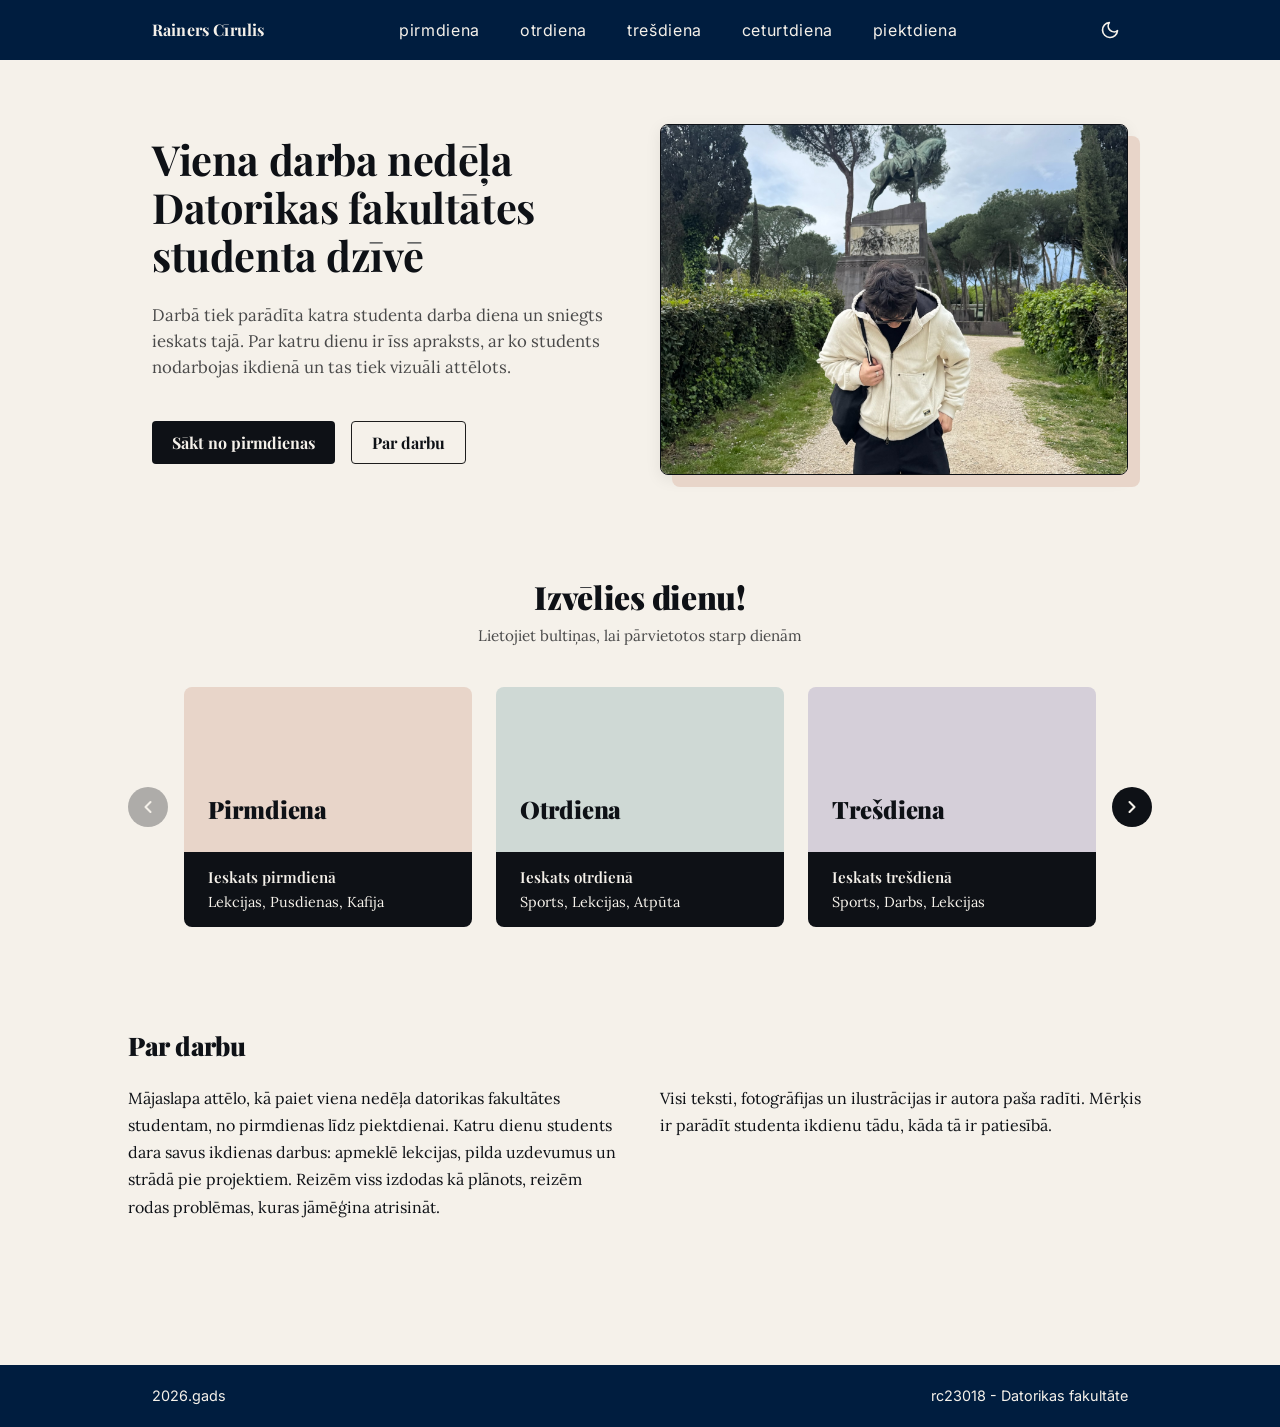
<file: index.html>
<!DOCTYPE html>
<html lang="lv" data-theme="light">
<head>
  <meta charset="UTF-8" />
  <meta name="viewport" content="width=device-width, initial-scale=1.0" />
  <meta name="description" content="Viena darba nedēļa Datorikas fakultātes studenta dzīvē — personīgs ieskats." />
  <title>Viena darba nedēļa | Datorikas studenta dzīve</title>

  <link rel="preconnect" href="https://fonts.googleapis.com" />
  <link rel="preconnect" href="https://fonts.gstatic.com" crossorigin />
  <link
  href="https://fonts.googleapis.com/css2?family=Playfair+Display:ital,wght@0,400;0,600;0,700;0,900;1,400&family=Lora:ital,wght@0,300;0,400;0,700;1,300;1,400&family=Inter:wght@400;500;600&subset=latin-ext&display=swap"
  rel="stylesheet"
  />

  <link rel="stylesheet" href="css/styles.css" />
</head>
<body>
  <a class="skip-link" href="#main-content">Pāriet uz saturu</a>

  <!-- Header-->
  <header class="site-header">
    <div class="container site-header__inner">
      <div class="site-header__brand">
        <a href="index.html">Rainers Cīrulis</a>
      </div>

      <nav id="site-nav" class="site-nav" aria-label="Dienu navigācija">
        <a href="pirmdiena.html">Pirmdiena</a>
        <a href="otrdiena.html">Otrdiena</a>
        <a href="tresdiena.html">Trešdiena</a>
        <a href="ceturtdiena.html">Ceturtdiena</a>
        <a href="piektdiena.html">Piektdiena</a>
      </nav>

      <div style="display:flex; gap:.25rem; align-items:center;">
        <button id="theme-toggle" class="theme-toggle" type="button"
                aria-label="Pārslēgt tumšo/gaišo režīmu" aria-pressed="false">
          <!-- Sun ikona -->
          <svg class="icon-sun" width="20" height="20" viewBox="0 0 24 24" fill="none"
               stroke="currentColor" stroke-width="2" stroke-linecap="round" stroke-linejoin="round">
            <circle cx="12" cy="12" r="4"/>
            <path d="M12 2v2M12 20v2M4.93 4.93l1.41 1.41M17.66 17.66l1.41 1.41M2 12h2M20 12h2M4.93 19.07l1.41-1.41M17.66 6.34l1.41-1.41"/>
          </svg>
          <!-- Moon ikona -->
          <svg class="icon-moon" width="20" height="20" viewBox="0 0 24 24" fill="none"
               stroke="currentColor" stroke-width="2" stroke-linecap="round" stroke-linejoin="round">
            <path d="M21 12.79A9 9 0 1 1 11.21 3 7 7 0 0 0 21 12.79z"/>
          </svg>
        </button>

        <button id="menu-toggle" class="menu-toggle" type="button"
                aria-label="Atvērt izvēlni" aria-controls="site-nav" aria-expanded="false">
          <svg width="22" height="22" viewBox="0 0 24 24" fill="none"
               stroke="currentColor" stroke-width="2" stroke-linecap="round">
            <line x1="4" y1="7" x2="20" y2="7"/>
            <line x1="4" y1="12" x2="20" y2="12"/>
            <line x1="4" y1="17" x2="20" y2="17"/>
          </svg>
        </button>
      </div>
    </div>
  </header>

  <main id="main-content">

    <!-- HERO - Attēls + apraksts -->
    <section class="hero container" aria-labelledby="hero-title">
      <div class="hero__grid">
        <div>
          <h1 id="hero-title" class="hero__title">
            Viena darba nedēļa Datorikas fakultātes studenta dzīvē
          </h1>
          <p class="hero__desc">
            Darbā tiek parādīta katra studenta darba diena un sniegts ieskats tajā.
            Par katru dienu ir īss apraksts, ar ko students nodarbojas ikdienā un tas tiek vizuāli attēlots.
          </p>
          <div class="hero__actions">
            <a class="btn btn--primary" href="pirmdiena.html">Sākt no pirmdienas</a>
            <a class="btn btn--secondary" href="#day-picker">Par darbu</a>
          </div>
        </div>
        <!-- Hero image:  -->
        <img
          class="hero__image"
          src="assets/images/IMG_0346.JPG"
          sizes="(max-width: 767px) 100vw, 50vw"
          alt="Es Romā pie viena no apskates objektiem."
          width="1200" height="900"
          loading="eager"
          decoding="async" />
      </div>
    </section>

    <!-- DAY PICKER  — "Izvēlies dienu!" -->
    <section id="day-picker" class="day-picker container" aria-labelledby="picker-title">
      <h2 id="picker-title" class="day-picker__title">Izvēlies dienu!</h2>
      <p class="day-picker__hint">
        Lietojiet bultiņas, lai pārvietotos starp dienām
      </p>

      <div class="day-carousel">
        <!-- Previous arrow -->
        <button class="carousel-arrow carousel-arrow--prev" type="button"
                aria-label="Iepriekšējās dienas">
          <svg width="20" height="20" viewBox="0 0 24 24" fill="none"
               stroke="currentColor" stroke-width="2.5" stroke-linecap="round" stroke-linejoin="round">
            <polyline points="15 18 9 12 15 6"/>
          </svg>
        </button>

        <div class="day-carousel__viewport">
          <div class="day-carousel__track">

            <!-- Pirmdiena -->
            <a class="day-card day-card--1" href="pirmdiena.html">
              <div class="day-card__face">
                <span class="day-card__name">Pirmdiena</span>
              </div>
              <div class="day-card__footer">
                <span class="day-card__insight">Ieskats pirmdienā</span>
                <span class="day-card__name-mobile mobile-only">Pirmdiena</span>
                <span class="day-card__summary">Lekcijas, Pusdienas, Kafija</span>
              </div>
              <svg class="day-card__arrow mobile-only" width="16" height="16" viewBox="0 0 24 24"
                   fill="none" stroke="currentColor" stroke-width="2" stroke-linecap="round">
                <polyline points="9 18 15 12 9 6"/>
              </svg>
            </a>

            <!-- Otrdiena -->
            <a class="day-card day-card--2" href="otrdiena.html">
              <div class="day-card__face">
                <span class="day-card__name">Otrdiena</span>
              </div>
              <div class="day-card__footer">
                <span class="day-card__insight">Ieskats otrdienā</span>
                <span class="day-card__name-mobile mobile-only">Otrdiena</span>
                <span class="day-card__summary">Sports, Lekcijas, Atpūta</span>
              </div>
              <svg class="day-card__arrow mobile-only" width="16" height="16" viewBox="0 0 24 24"
                   fill="none" stroke="currentColor" stroke-width="2" stroke-linecap="round">
                <polyline points="9 18 15 12 9 6"/>
              </svg>
            </a>

            <!-- Trešdiena -->
            <a class="day-card day-card--3" href="tresdiena.html">
              <div class="day-card__face">
                <span class="day-card__name">Trešdiena</span>
              </div>
              <div class="day-card__footer">
                <span class="day-card__insight">Ieskats trešdienā</span>
                <span class="day-card__name-mobile mobile-only">Trešdiena</span>
                <span class="day-card__summary">Sports, Darbs, Lekcijas</span>
              </div>
              <svg class="day-card__arrow mobile-only" width="16" height="16" viewBox="0 0 24 24"
                   fill="none" stroke="currentColor" stroke-width="2" stroke-linecap="round">
                <polyline points="9 18 15 12 9 6"/>
              </svg>
            </a>

            <!-- Ceturtdiena -->
            <a class="day-card day-card--4" href="ceturtdiena.html">
              <div class="day-card__face">
                <span class="day-card__name">Ceturtdiena</span>
              </div>
              <div class="day-card__footer">
                <span class="day-card__insight">Ieskats ceturtdienā</span>
                <span class="day-card__name-mobile mobile-only">Ceturtdiena</span>
                <span class="day-card__summary">Svaru zāle, Darbs, Vakariņas</span>
              </div>
              <svg class="day-card__arrow mobile-only" width="16" height="16" viewBox="0 0 24 24"
                   fill="none" stroke="currentColor" stroke-width="2" stroke-linecap="round">
                <polyline points="9 18 15 12 9 6"/>
              </svg>
            </a>

            <!-- Piektdiena -->
            <a class="day-card day-card--5" href="piektdiena.html">
              <div class="day-card__face">
                <span class="day-card__name">Piektdiena</span>
              </div>
              <div class="day-card__footer">
                <span class="day-card__insight">Ieskats piektdienā</span>
                <span class="day-card__name-mobile mobile-only">Piektdiena</span>
                <span class="day-card__summary">Darbs, Draugi, Brīvdienas</span>
              </div>
              <svg class="day-card__arrow mobile-only" width="16" height="16" viewBox="0 0 24 24"
                   fill="none" stroke="currentColor" stroke-width="2" stroke-linecap="round">
                <polyline points="9 18 15 12 9 6"/>
              </svg>
            </a>

          </div>
        </div>

        <!-- Next arrow -->
        <button class="carousel-arrow carousel-arrow--next" type="button"
                aria-label="Nākamās dienas">
          <svg width="20" height="20" viewBox="0 0 24 24" fill="none"
               stroke="currentColor" stroke-width="2.5" stroke-linecap="round" stroke-linejoin="round">
            <polyline points="9 18 15 12 9 6"/>
          </svg>
        </button>
      </div>
    </section>

    <!-- ABOUT -->
    <section class="about container" aria-labelledby="about-title">
      <h2 id="about-title" class="about__title">Par darbu</h2>
      <div class="about__grid">
        <p>
          Mājaslapa attēlo, kā paiet viena nedēļa datorikas fakultātes studentam, no pirmdienas līdz piektdienai.
          Katru dienu students dara savus ikdienas darbus: apmeklē lekcijas, pilda uzdevumus un strādā pie projektiem.
          Reizēm viss izdodas kā plānots, reizēm rodas problēmas, kuras jāmēģina atrisināt.
        </p>
        <p>
          Visi teksti, fotogrāfijas un ilustrācijas ir autora paša radīti.
          Mērķis ir parādīt studenta ikdienu tādu, kāda tā ir patiesībā.
        </p>
      </div>
    </section>
  </main>

  <!-- SITE FOOTER -->
  <footer class="site-footer">
    <div class="container site-footer__inner">
      <span>2026.gads</span>
      <span>rc23018 - Datorikas fakultāte</span>
    </div>
  </footer>

  <script src="js/main.js" defer></script>
</body>
</html>
</file>
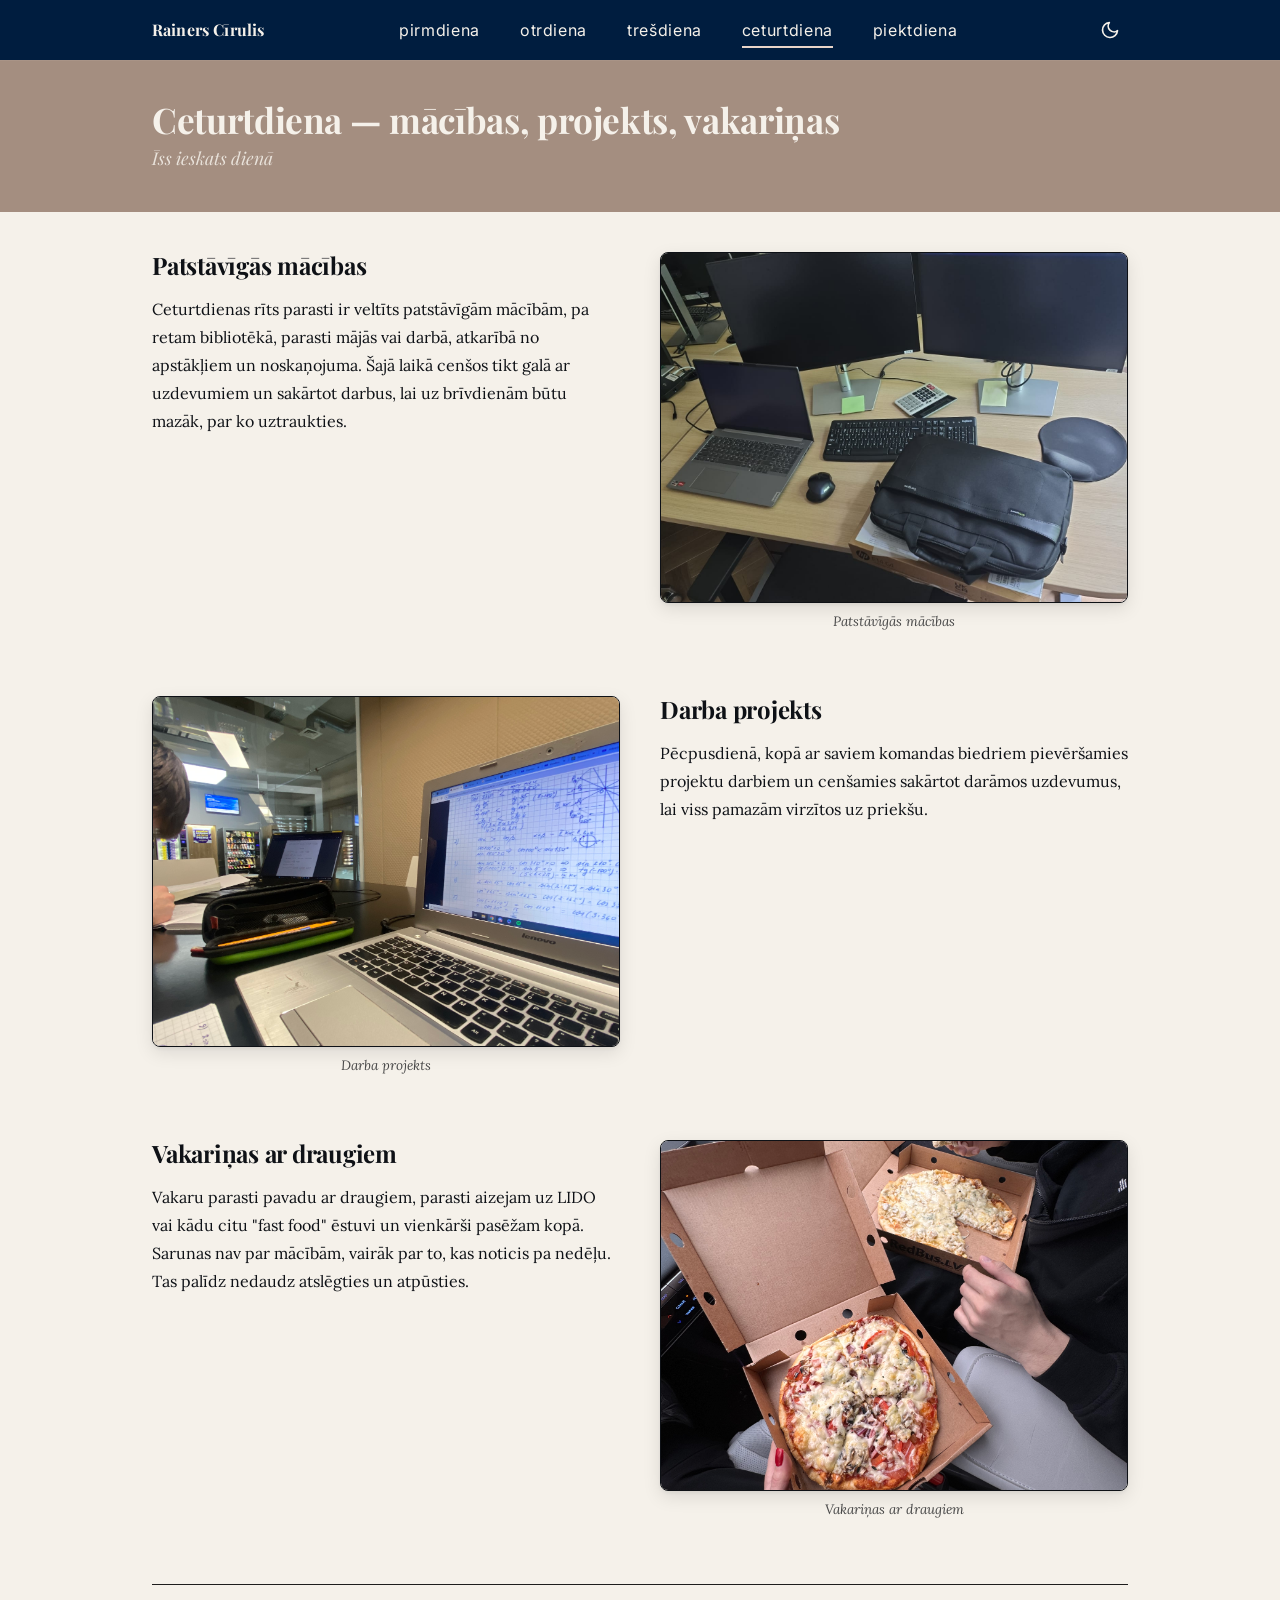
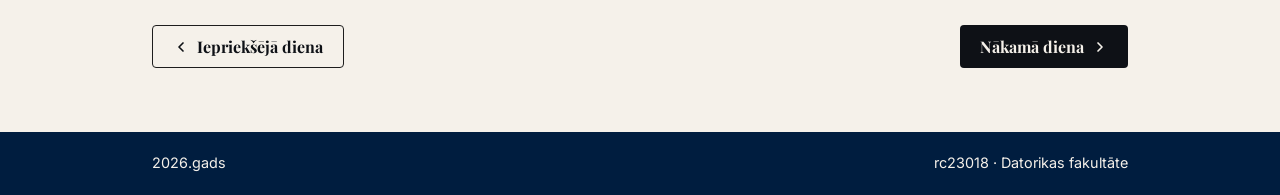
<file: ceturtdiena.html>
<!DOCTYPE html>
<html lang="lv" data-theme="light">
<head>
  <meta charset="UTF-8" />
  <meta name="viewport" content="width=device-width, initial-scale=1.0" />
  <meta name="description" content="Ceturtdiena — Īss ieskats dienā" />
  <title>Ceturtdiena | Viena darba nedēļa</title>

  <link rel="preconnect" href="https://fonts.googleapis.com" />
  <link rel="preconnect" href="https://fonts.gstatic.com" crossorigin />
  <link
  href="https://fonts.googleapis.com/css2?family=Playfair+Display:ital,wght@0,400;0,600;0,700;0,900;1,400&family=Lora:ital,wght@0,300;0,400;0,700;1,300;1,400&family=Inter:wght@400;500;600&subset=latin-ext&display=swap" rel="stylesheet"/>
  <link rel="stylesheet" href="css/styles.css" />
</head>
<body>
  <a class="skip-link" href="#main-content">Pāriet uz saturu</a>

  <header class="site-header">
    <div class="container site-header__inner">
      <div class="site-header__brand">
        <a href="index.html">Rainers Cīrulis</a>
      </div>
      <nav id="site-nav" class="site-nav" aria-label="Dienu navigācija">
        <a href="pirmdiena.html">Pirmdiena</a>
        <a href="otrdiena.html">Otrdiena</a>
        <a href="tresdiena.html">Trešdiena</a>
        <a href="ceturtdiena.html" aria-current="page">Ceturtdiena</a>
        <a href="piektdiena.html">Piektdiena</a>
      </nav>
      <div style="display:flex; gap:.25rem; align-items:center;">
        <button id="theme-toggle" class="theme-toggle" type="button" aria-label="Pārslēgt tumšo/gaišo režīmu" aria-pressed="false">
          <svg class="icon-sun" width="20" height="20" viewBox="0 0 24 24" fill="none" stroke="currentColor" stroke-width="2" stroke-linecap="round" stroke-linejoin="round">
            <circle cx="12" cy="12" r="4"/><path d="M12 2v2M12 20v2M4.93 4.93l1.41 1.41M17.66 17.66l1.41 1.41M2 12h2M20 12h2M4.93 19.07l1.41-1.41M17.66 6.34l1.41-1.41"/>
          </svg>
          <svg class="icon-moon" width="20" height="20" viewBox="0 0 24 24" fill="none" stroke="currentColor" stroke-width="2" stroke-linecap="round" stroke-linejoin="round">
            <path d="M21 12.79A9 9 0 1 1 11.21 3 7 7 0 0 0 21 12.79z"/>
          </svg>
        </button>
        <button id="menu-toggle" class="menu-toggle" type="button" aria-label="Atvērt izvēlni" aria-controls="site-nav" aria-expanded="false">
          <svg width="22" height="22" viewBox="0 0 24 24" fill="none" stroke="currentColor" stroke-width="2" stroke-linecap="round">
            <line x1="4" y1="7" x2="20" y2="7"/><line x1="4" y1="12" x2="20" y2="12"/><line x1="4" y1="17" x2="20" y2="17"/>
          </svg>
        </button>
      </div>
    </div>
  </header>
  <main id="main-content">
    <!-- DAY HERO  -->
    <section class="day-hero day-hero--4">
      <div class="container">
        <h1 class="day-hero__title">Ceturtdiena — mācības, projekts, vakariņas</h1>
        <p class="day-hero__subtitle">Īss ieskats dienā</p>
      </div>
    </section>

    <!-- Alternating text + Photo -->
    <div class="container">
      <article class="day-section">
        <div class="day-section__text">
          <h2>Patstāvīgās mācības</h2>
          <p>Ceturtdienas rīts parasti ir veltīts patstāvīgām mācībām, pa retam bibliotēkā, parasti mājās vai darbā, atkarībā no apstākļiem un noskaņojuma. Šajā laikā cenšos tikt galā ar uzdevumiem un sakārtot darbus, lai uz brīvdienām būtu mazāk, par ko uztraukties.</p>
        </div>
        <figure>
          <img
            class="day-section__image"
            src="assets\images\7a9537e6-bae7-48b8-b761-77187286eefa.JPG"
            sizes="(max-width: 767px) 100vw, 50vw"
            alt="Posms, kad mēģinu pastāvīgi darboties"
            width="1200" height="900"
            loading="lazy"
            decoding="async" />
          <figcaption class="day-section__caption">Patstāvīgās mācības</figcaption>
        </figure>
      </article>

      <article class="day-section day-section--reverse">
        <div class="day-section__text">
          <h2>Darba projekts</h2>
          <p>Pēcpusdienā, kopā ar saviem komandas biedriem pievēršamies projektu darbiem un cenšamies sakārtot darāmos uzdevumus, lai viss pamazām virzītos uz priekšu.</p>
        </div>
        <figure>
          <img
            class="day-section__image"
            src="assets\images\IMG_6635.jpg"
            sizes="(max-width: 767px) 100vw, 50vw"
            alt="Pārejam kopā projekta tēmai kopā."
            width="1200" height="900"
            loading="lazy"
            decoding="async" />
          <figcaption class="day-section__caption">Darba projekts</figcaption>
        </figure>
      </article>

      <article class="day-section">
        <div class="day-section__text">
          <h2>Vakariņas ar draugiem</h2>
          <p>Vakaru parasti pavadu ar draugiem, parasti aizejam uz LIDO vai kādu citu "fast food" ēstuvi un vienkārši pasēžam kopā. Sarunas nav par mācībām, vairāk par to, kas noticis pa nedēļu. Tas palīdz nedaudz atslēgties un atpūsties.</p>
        </div>
        <figure>
          <img
            class="day-section__image"
            src="assets\images\IMG_5311.jpg"
            sizes="(max-width: 767px) 100vw, 50vw"
            alt="Vakariņas ar draugiem mašīnā."
            width="1200" height="900"
            loading="lazy"
            decoding="async" />
          <figcaption class="day-section__caption">Vakariņas ar draugiem</figcaption>
        </figure>
      </article>

      <!-- Prev/Next day navigation -->
      <nav class="day-nav" aria-label="Dienu navigācija">
        <a class="btn btn--secondary day-nav__prev" href="tresdiena.html"><svg width="16" height="16" viewBox="0 0 24 24" fill="none" stroke="currentColor" stroke-width="2.5" stroke-linecap="round" stroke-linejoin="round"><polyline points="15 18 9 12 15 6"/></svg> Iepriekšējā diena</a>
        <a class="btn btn--primary day-nav__next" href="piektdiena.html">Nākamā diena <svg width="16" height="16" viewBox="0 0 24 24" fill="none" stroke="currentColor" stroke-width="2.5" stroke-linecap="round" stroke-linejoin="round"><polyline points="9 18 15 12 9 6"/></svg></a>
      </nav>
    </div>
  </main>

  <footer class="site-footer">
    <div class="container site-footer__inner">
      <span>2026.gads</span>
      <span>rc23018 · Datorikas fakultāte</span>
    </div>
  </footer>

  <script src="js/main.js" defer></script>
</body>
</html>
</file>
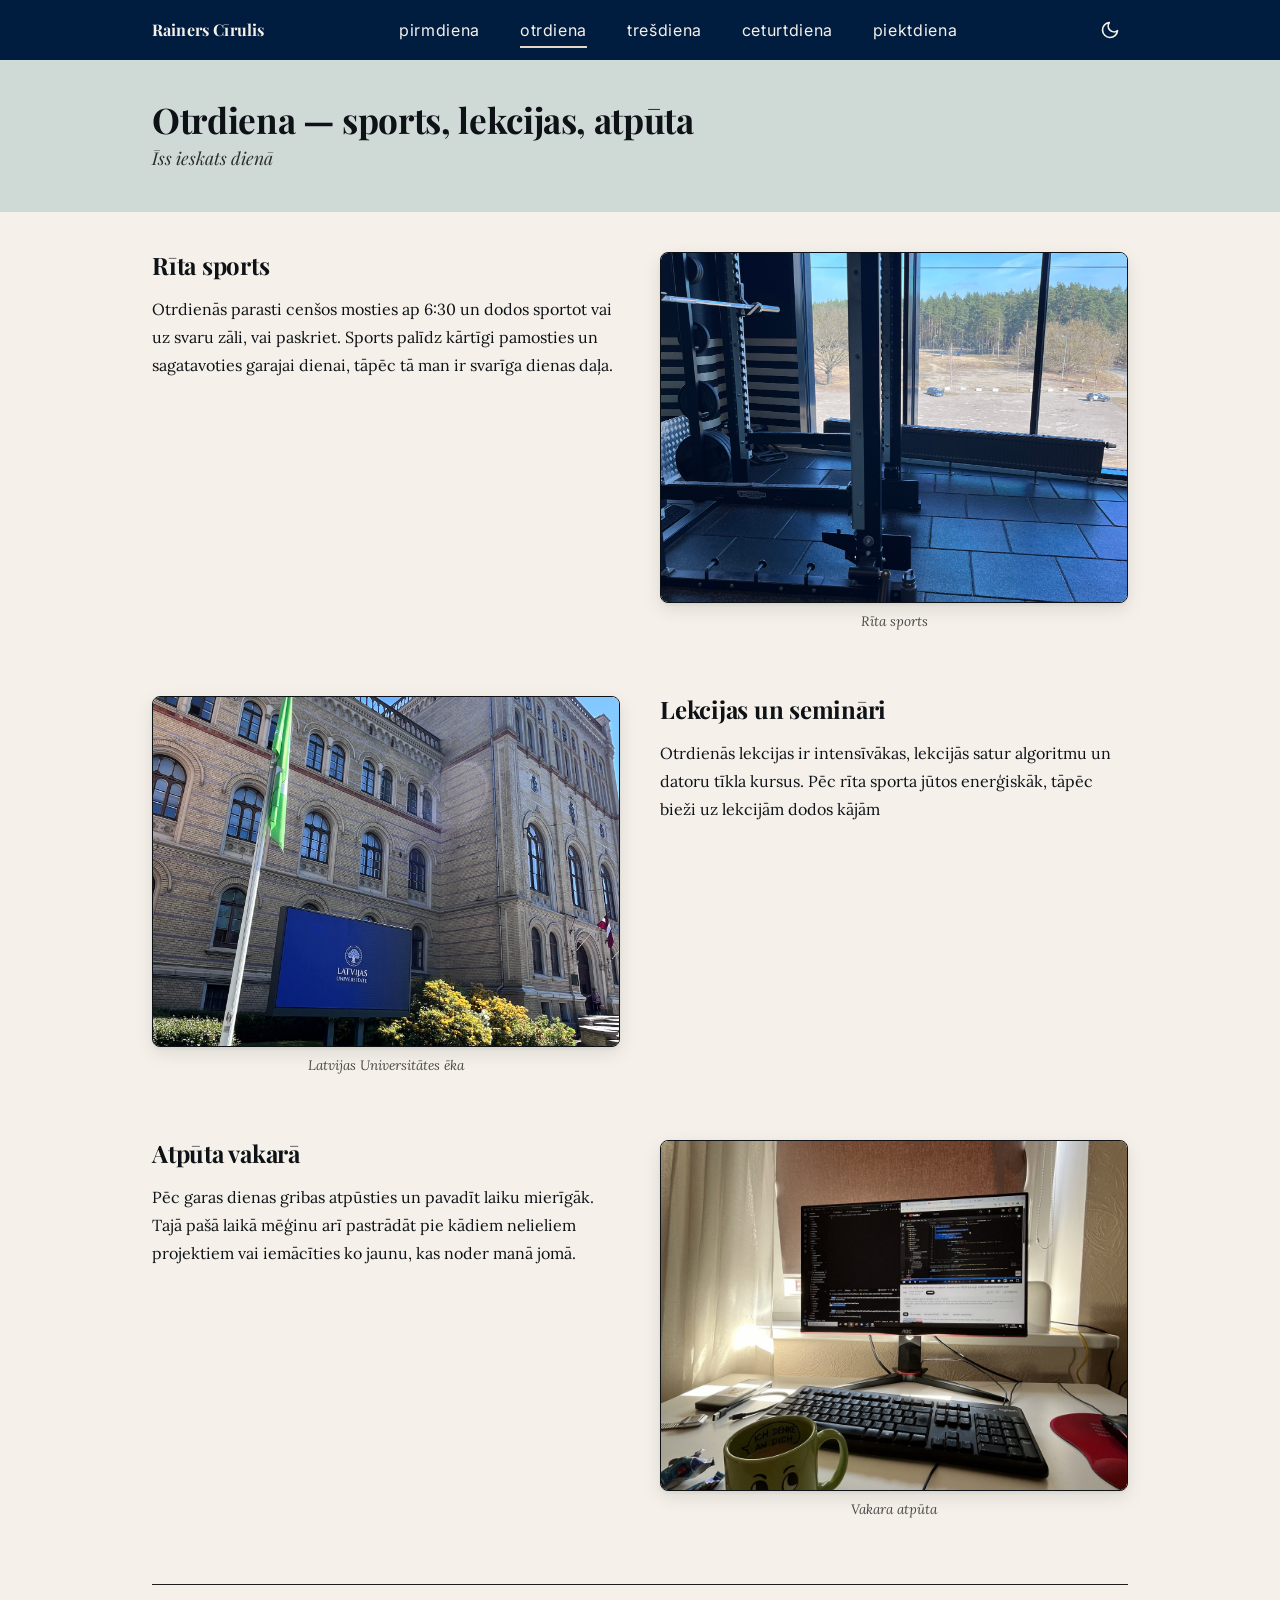
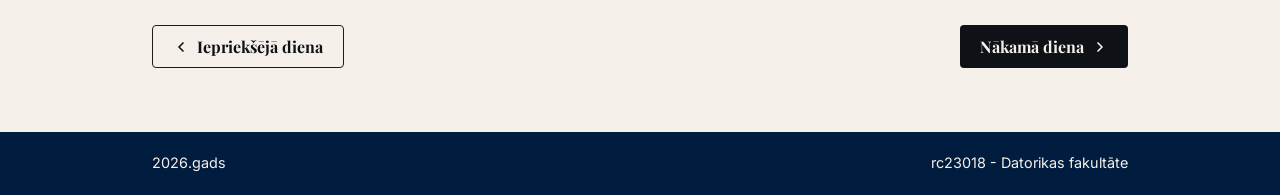
<file: otrdiena.html>
<!DOCTYPE html>
<html lang="lv" data-theme="light">
<head>
  <meta charset="UTF-8" />
  <meta name="viewport" content="width=device-width, initial-scale=1.0" />
  <meta name="description" content="Otrdiena — Īss ieskats dienā" />
  <title>Otrdiena | Viena darba nedēļa</title>

  <link rel="preconnect" href="https://fonts.googleapis.com" />
  <link rel="preconnect" href="https://fonts.gstatic.com" crossorigin />
  <link
  href="https://fonts.googleapis.com/css2?family=Playfair+Display:ital,wght@0,400;0,600;0,700;0,900;1,400&family=Lora:ital,wght@0,300;0,400;0,700;1,300;1,400&family=Inter:wght@400;500;600&subset=latin-ext&display=swap"
  rel="stylesheet"/>
  <link rel="stylesheet" href="css/styles.css" />
</head>
<body>
  <a class="skip-link" href="#main-content">Pāriet uz saturu</a>

  <header class="site-header">
    <div class="container site-header__inner">
      <div class="site-header__brand">
        <a href="index.html">Rainers Cīrulis</a>
      </div>
      <nav id="site-nav" class="site-nav" aria-label="Dienu navigācija">
        <a href="pirmdiena.html">Pirmdiena</a>
        <a href="otrdiena.html" aria-current="page">Otrdiena</a>
        <a href="tresdiena.html">Trešdiena</a>
        <a href="ceturtdiena.html">Ceturtdiena</a>
        <a href="piektdiena.html">Piektdiena</a>
      </nav>
      <div style="display:flex; gap:.25rem; align-items:center;">
        <button id="theme-toggle" class="theme-toggle" type="button" aria-label="Pārslēgt tumšo/gaišo režīmu" aria-pressed="false">
          <svg class="icon-sun" width="20" height="20" viewBox="0 0 24 24" fill="none" stroke="currentColor" stroke-width="2" stroke-linecap="round" stroke-linejoin="round">
            <circle cx="12" cy="12" r="4"/><path d="M12 2v2M12 20v2M4.93 4.93l1.41 1.41M17.66 17.66l1.41 1.41M2 12h2M20 12h2M4.93 19.07l1.41-1.41M17.66 6.34l1.41-1.41"/>
          </svg>
          <svg class="icon-moon" width="20" height="20" viewBox="0 0 24 24" fill="none" stroke="currentColor" stroke-width="2" stroke-linecap="round" stroke-linejoin="round">
            <path d="M21 12.79A9 9 0 1 1 11.21 3 7 7 0 0 0 21 12.79z"/>
          </svg>
        </button>
        <button id="menu-toggle" class="menu-toggle" type="button" aria-label="Atvērt izvēlni" aria-controls="site-nav" aria-expanded="false">
          <svg width="22" height="22" viewBox="0 0 24 24" fill="none" stroke="currentColor" stroke-width="2" stroke-linecap="round">
            <line x1="4" y1="7" x2="20" y2="7"/><line x1="4" y1="12" x2="20" y2="12"/><line x1="4" y1="17" x2="20" y2="17"/>
          </svg>
        </button>
      </div>
    </div>
  </header>
  <main id="main-content">
    <!-- DAY HERO  -->
    <section class="day-hero day-hero--2">
      <div class="container">
        <h1 class="day-hero__title">Otrdiena — sports, lekcijas, atpūta</h1>
        <p class="day-hero__subtitle">Īss ieskats dienā</p>
      </div>
    </section>

    <!-- Alternating text + Photo -->
    <div class="container">
      <article class="day-section">
        <div class="day-section__text">
          <h2>Rīta sports</h2>
          <p>Otrdienās parasti cenšos mosties ap 6:30 un dodos sportot vai uz svaru zāli, vai paskriet. Sports palīdz kārtīgi pamosties un sagatavoties garajai dienai, tāpēc tā man ir svarīga dienas daļa.</p>
        </div>
        <figure>
          <img
            class="day-section__image"
            src="assets\images\IMG_3201.jpg"
            sizes="(max-width: 767px) 100vw, 50vw"
            alt="Myfitness fotogrāfēts attēls pie svariem."
            width="1200" height="900"
            loading="lazy"
            decoding="async" />
          <figcaption class="day-section__caption">Rīta sports</figcaption>
        </figure>
      </article>

      <article class="day-section day-section--reverse">
        <div class="day-section__text">
          <h2>Lekcijas un semināri</h2>
          <p>Otrdienās lekcijas ir intensīvākas, lekcijās satur algoritmu un datoru tīkla kursus. Pēc rīta sporta jūtos enerģiskāk, tāpēc bieži uz lekcijām dodos kājām</p>
        </div>
        <figure>
          <img
            class="day-section__image"
            src="assets\images\IMG_4240.jpg"
            sizes="(max-width: 767px) 100vw, 50vw"
            alt="Latvijas Universitātes galvenā ēka, Raiņa Bulvārī"
            width="1200" height="900"
            loading="lazy"
            decoding="async" />
          <figcaption class="day-section__caption">Latvijas Universitātes ēka</figcaption>
        </figure>
      </article>

      <article class="day-section">
        <div class="day-section__text">
          <h2>Atpūta vakarā</h2>
          <p>Pēc garas dienas gribas atpūsties un pavadīt laiku mierīgāk. Tajā pašā laikā mēģinu arī pastrādāt pie kādiem nelieliem projektiem vai iemācīties ko jaunu, kas noder manā jomā.</p>
        </div>
        <figure>
          <img
            class="day-section__image"
            src="assets\images\placeholder.jpg"
            sizes="(max-width: 767px) 100vw, 50vw"
            alt="Mācos mājaslapas izveidi"
            width="1200" height="900"
            loading="lazy"
            decoding="async" />
          <figcaption class="day-section__caption">Vakara atpūta</figcaption>
        </figure>
      </article>

      <!-- Prev/Next day navigation -->
      <nav class="day-nav" aria-label="Dienu navigācija">
        <a class="btn btn--secondary day-nav__prev" href="pirmdiena.html"><svg width="16" height="16" viewBox="0 0 24 24" fill="none" stroke="currentColor" stroke-width="2.5" stroke-linecap="round" stroke-linejoin="round"><polyline points="15 18 9 12 15 6"/></svg> Iepriekšējā diena</a>
        <a class="btn btn--primary day-nav__next" href="tresdiena.html">Nākamā diena <svg width="16" height="16" viewBox="0 0 24 24" fill="none" stroke="currentColor" stroke-width="2.5" stroke-linecap="round" stroke-linejoin="round"><polyline points="9 18 15 12 9 6"/></svg></a>
      </nav>
    </div>
  </main>

  <footer class="site-footer">
    <div class="container site-footer__inner">
      <span>2026.gads</span>
      <span>rc23018 - Datorikas fakultāte</span>
    </div>
  </footer>

  <script src="js/main.js" defer></script>
</body>
</html>
</file>
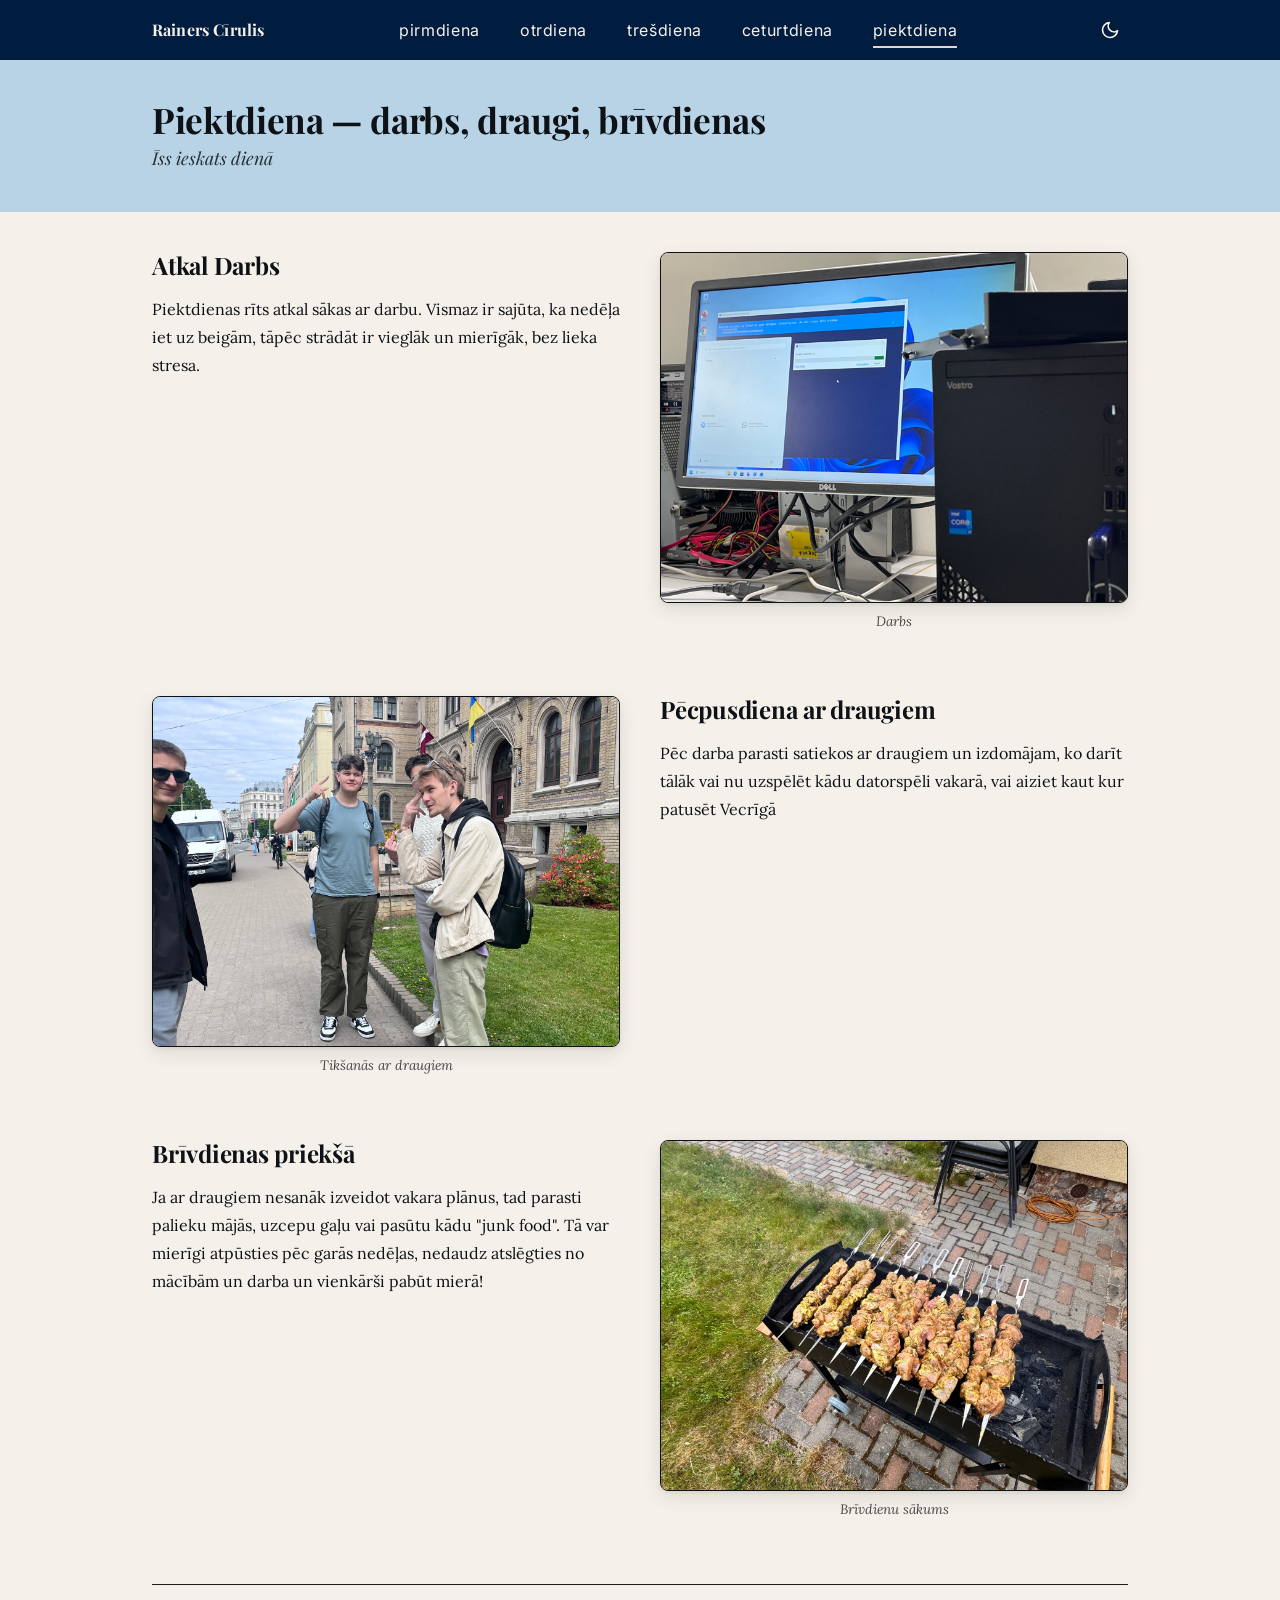
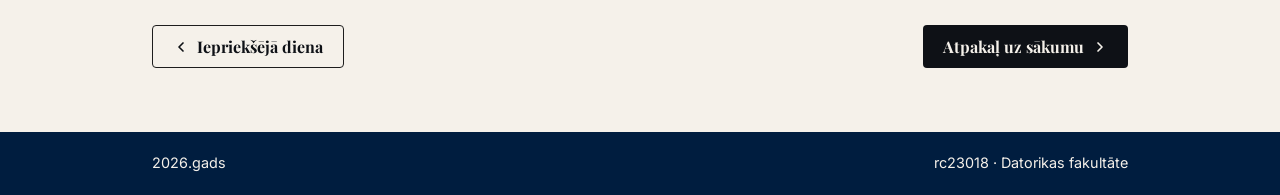
<file: piektdiena.html>
<!DOCTYPE html>
<html lang="lv" data-theme="light">
<head>
  <meta charset="UTF-8" />
  <meta name="viewport" content="width=device-width, initial-scale=1.0" />
  <meta name="description" content="Piektdiena — Īss ieskats dienā" />
  <title>Piektdiena | Viena darba nedēļa</title>

  <link rel="preconnect" href="https://fonts.googleapis.com" />
  <link rel="preconnect" href="https://fonts.gstatic.com" crossorigin />
  <link
  href="https://fonts.googleapis.com/css2?family=Playfair+Display:ital,wght@0,400;0,600;0,700;0,900;1,400&family=Lora:ital,wght@0,300;0,400;0,700;1,300;1,400&family=Inter:wght@400;500;600&subset=latin-ext&display=swap" rel="stylesheet"/>
  <link rel="stylesheet" href="css/styles.css" />
</head>
<body>
  <a class="skip-link" href="#main-content">Pāriet uz saturu</a>

  <header class="site-header">
    <div class="container site-header__inner">
      <div class="site-header__brand">
        <a href="index.html">Rainers Cīrulis</a>
      </div>
      <nav id="site-nav" class="site-nav" aria-label="Dienu navigācija">
        <a href="pirmdiena.html">Pirmdiena</a>
        <a href="otrdiena.html">Otrdiena</a>
        <a href="tresdiena.html">Trešdiena</a>
        <a href="ceturtdiena.html">Ceturtdiena</a>
        <a href="piektdiena.html" aria-current="page">Piektdiena</a>
      </nav>
      <div style="display:flex; gap:.25rem; align-items:center;">
        <button id="theme-toggle" class="theme-toggle" type="button" aria-label="Pārslēgt tumšo/gaišo režīmu" aria-pressed="false">
          <svg class="icon-sun" width="20" height="20" viewBox="0 0 24 24" fill="none" stroke="currentColor" stroke-width="2" stroke-linecap="round" stroke-linejoin="round">
            <circle cx="12" cy="12" r="4"/><path d="M12 2v2M12 20v2M4.93 4.93l1.41 1.41M17.66 17.66l1.41 1.41M2 12h2M20 12h2M4.93 19.07l1.41-1.41M17.66 6.34l1.41-1.41"/>
          </svg>
          <svg class="icon-moon" width="20" height="20" viewBox="0 0 24 24" fill="none" stroke="currentColor" stroke-width="2" stroke-linecap="round" stroke-linejoin="round">
            <path d="M21 12.79A9 9 0 1 1 11.21 3 7 7 0 0 0 21 12.79z"/>
          </svg>
        </button>
        <button id="menu-toggle" class="menu-toggle" type="button" aria-label="Atvērt izvēlni" aria-controls="site-nav" aria-expanded="false">
          <svg width="22" height="22" viewBox="0 0 24 24" fill="none" stroke="currentColor" stroke-width="2" stroke-linecap="round">
            <line x1="4" y1="7" x2="20" y2="7"/><line x1="4" y1="12" x2="20" y2="12"/><line x1="4" y1="17" x2="20" y2="17"/>
          </svg>
        </button>
      </div>
    </div>
  </header>
  <main id="main-content">
    <!-- DAY HERO -->
    <section class="day-hero day-hero--5">
      <div class="container">
        <h1 class="day-hero__title">Piektdiena — darbs, draugi, brīvdienas</h1>
        <p class="day-hero__subtitle">Īss ieskats dienā</p>
      </div>
    </section>

    <!-- Alternating text + Photo -->
    <div class="container">
      <article class="day-section">
        <div class="day-section__text">
          <h2>Atkal Darbs</h2>
          <p>Piektdienas rīts atkal sākas ar darbu. Vismaz ir sajūta, ka nedēļa iet uz beigām, tāpēc strādāt ir vieglāk un mierīgāk, bez lieka stresa.</p>
        </div>
        <figure>
          <img
            class="day-section__image"
            src="assets\images\IMG_2450.jpg"
            sizes="(max-width: 767px) 100vw, 50vw"
            alt="Darbs piektdienas rītā"
            width="1200" height="900"
            loading="lazy"
            decoding="async" />
          <figcaption class="day-section__caption">Darbs</figcaption>
        </figure>
      </article>

      <article class="day-section day-section--reverse">
        <div class="day-section__text">
          <h2>Pēcpusdiena ar draugiem</h2>
          <p>Pēc darba parasti satiekos ar draugiem un izdomājam, ko darīt tālāk vai nu uzspēlēt kādu datorspēli vakarā, vai aiziet kaut kur patusēt Vecrīgā</p>
        </div>
        <figure>
          <img
            class="day-section__image"
            src="assets\images\IMG_4170.jpg"
            sizes="(max-width: 767px) 100vw, 50vw"
            alt="Vietturis attēlam: Pēcpusdiena pilsētā (Piektdiena)"
            width="1200" height="900"
            loading="lazy"
            decoding="async" />
          <figcaption class="day-section__caption">Tikšanās ar draugiem</figcaption>
        </figure>
      </article>

      <article class="day-section">
        <div class="day-section__text">
          <h2>Brīvdienas priekšā</h2>
          <p>Ja ar draugiem nesanāk izveidot vakara plānus, tad parasti palieku mājās, uzcepu gaļu vai pasūtu kādu "junk food". Tā var mierīgi atpūsties pēc garās nedēļas, nedaudz atslēgties no mācībām un darba un vienkārši pabūt mierā!</p>
        </div>
        <figure>
          <img
            class="day-section__image"
            src="assets\images\3abf935c-b3b9-45cb-9fff-e609d4142a92.JPG"
            sizes="(max-width: 767px) 100vw, 50vw"
            alt="Cepjam gaļu"
            width="1200" height="900"
            loading="lazy"
            decoding="async" />
          <figcaption class="day-section__caption">Brīvdienu sākums</figcaption>
        </figure>
      </article>

      <!-- Prev/Next day navigation -->
      <nav class="day-nav" aria-label="Dienu navigācija">
        <a class="btn btn--secondary day-nav__prev" href="ceturtdiena.html"><svg width="16" height="16" viewBox="0 0 24 24" fill="none" stroke="currentColor" stroke-width="2.5" stroke-linecap="round" stroke-linejoin="round"><polyline points="15 18 9 12 15 6"/></svg> Iepriekšējā diena</a>
        <a class="btn btn--primary day-nav__next" href="index.html">Atpakaļ uz sākumu <svg width="16" height="16" viewBox="0 0 24 24" fill="none" stroke="currentColor" stroke-width="2.5" stroke-linecap="round" stroke-linejoin="round"><polyline points="9 18 15 12 9 6"/></svg></a>
      </nav>
    </div>
  </main>

  <footer class="site-footer">
    <div class="container site-footer__inner">
      <span>2026.gads</span>
      <span>rc23018 · Datorikas fakultāte</span>
    </div>
  </footer>

  <script src="js/main.js" defer></script>
</body>
</html>
</file>
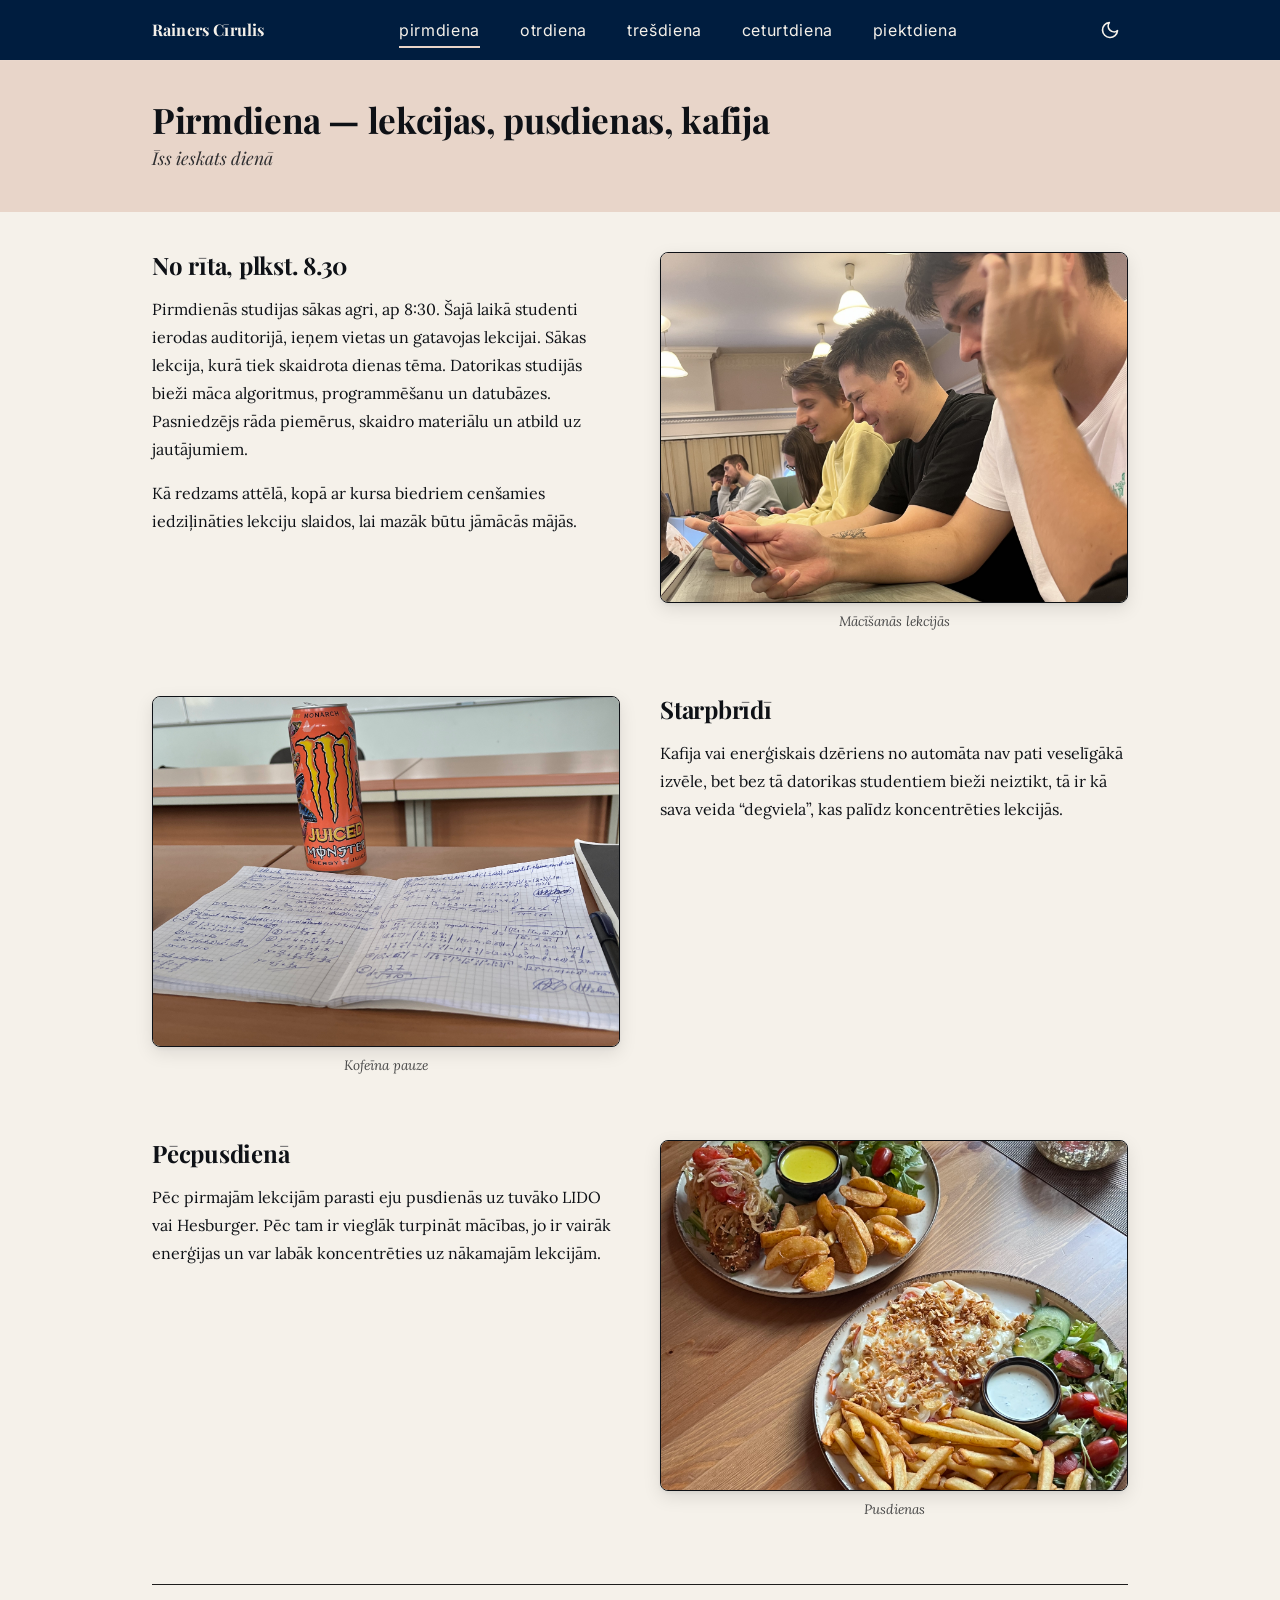
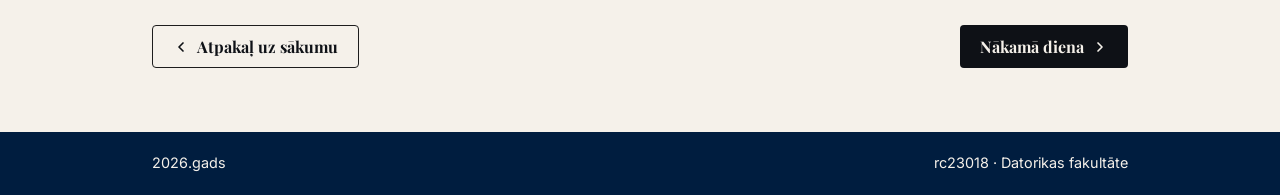
<file: pirmdiena.html>
<!DOCTYPE html>
<html lang="lv" data-theme="light">
<head>
  <meta charset="UTF-8" />
  <meta name="viewport" content="width=device-width, initial-scale=1.0" />
  <meta name="description" content="Pirmdiena — Īss ieskats dienā" />
  <title>Pirmdiena | Viena darba nedēļa</title>

  <link rel="preconnect" href="https://fonts.googleapis.com" />
  <link rel="preconnect" href="https://fonts.gstatic.com" crossorigin />
  <link
  href="https://fonts.googleapis.com/css2?family=Playfair+Display:ital,wght@0,400;0,600;0,700;0,900;1,400&family=Lora:ital,wght@0,300;0,400;0,700;1,300;1,400&family=Inter:wght@400;500;600&subset=latin-ext&display=swap" rel="stylesheet"/>
  <link rel="stylesheet" href="css/styles.css" />
</head>
<body>
  <a class="skip-link" href="#main-content">Pāriet uz saturu</a>

  <header class="site-header">
    <div class="container site-header__inner">
      <div class="site-header__brand">
        <a href="index.html">Rainers Cīrulis</a>
      </div>
      <nav id="site-nav" class="site-nav" aria-label="Dienu navigācija">
        <a href="pirmdiena.html" aria-current="page">Pirmdiena</a>
        <a href="otrdiena.html">Otrdiena</a>
        <a href="tresdiena.html">Trešdiena</a>
        <a href="ceturtdiena.html">Ceturtdiena</a>
        <a href="piektdiena.html">Piektdiena</a>
      </nav>
      <div style="display:flex; gap:.25rem; align-items:center;">
        <button id="theme-toggle" class="theme-toggle" type="button" aria-label="Pārslēgt tumšo/gaišo režīmu" aria-pressed="false">
          <svg class="icon-sun" width="20" height="20" viewBox="0 0 24 24" fill="none" stroke="currentColor" stroke-width="2" stroke-linecap="round" stroke-linejoin="round">
            <circle cx="12" cy="12" r="4"/><path d="M12 2v2M12 20v2M4.93 4.93l1.41 1.41M17.66 17.66l1.41 1.41M2 12h2M20 12h2M4.93 19.07l1.41-1.41M17.66 6.34l1.41-1.41"/>
          </svg>
          <svg class="icon-moon" width="20" height="20" viewBox="0 0 24 24" fill="none" stroke="currentColor" stroke-width="2" stroke-linecap="round" stroke-linejoin="round">
            <path d="M21 12.79A9 9 0 1 1 11.21 3 7 7 0 0 0 21 12.79z"/>
          </svg>
        </button>
        <button id="menu-toggle" class="menu-toggle" type="button" aria-label="Atvērt izvēlni" aria-controls="site-nav" aria-expanded="false">
          <svg width="22" height="22" viewBox="0 0 24 24" fill="none" stroke="currentColor" stroke-width="2" stroke-linecap="round">
            <line x1="4" y1="7" x2="20" y2="7"/><line x1="4" y1="12" x2="20" y2="12"/><line x1="4" y1="17" x2="20" y2="17"/>
          </svg>
        </button>
      </div>
    </div>
  </header>
  <main id="main-content">
    <!-- DAY HERO -->
    <section class="day-hero day-hero--1">
      <div class="container">
        <h1 class="day-hero__title">Pirmdiena — lekcijas, pusdienas, kafija</h1>
        <p class="day-hero__subtitle">Īss ieskats dienā</p>
      </div>
    </section>

    <!-- Alternating text + Photo -->
    <div class="container">
      <article class="day-section">
        <div class="day-section__text">
          <h2>No rīta, plkst. 8.30</h2>
          <p>Pirmdienās studijas sākas agri, ap 8:30. Šajā laikā studenti ierodas auditorijā, ieņem vietas un gatavojas lekcijai. Sākas lekcija, kurā tiek skaidrota dienas tēma. Datorikas studijās bieži māca algoritmus, programmēšanu un datubāzes. Pasniedzējs rāda piemērus, skaidro materiālu un atbild uz jautājumiem.</p>
          <p>Kā redzams attēlā, kopā ar kursa biedriem cenšamies iedziļināties lekciju slaidos, lai mazāk būtu jāmācās mājās.</p>
        </div>
        <figure>
          <img
            class="day-section__image"
            src="assets\images\IMG_7893.jpg"
            sizes="(max-width: 767px) 100vw, 50vw"
            alt="Kopā ar kursa biedriem kārtīgi pārlasam lekciju slaidus."
            width="1200" height="900"
            loading="lazy"
            decoding="async" />
          <figcaption class="day-section__caption">Mācīšanās lekcijās</figcaption>
        </figure>
      </article>

      <article class="day-section day-section--reverse">
        <div class="day-section__text">
          <h2>Starpbrīdī</h2>
          <p>Kafija vai enerģiskais dzēriens no automāta nav pati veselīgākā izvēle, bet bez tā datorikas studentiem bieži neiztikt, tā ir kā sava veida “degviela”, kas palīdz koncentrēties lekcijās.</p>
        </div>
        <figure>
          <img
            class="day-section__image"
            src="assets\images\IMG_8308.JPG"
            sizes="(max-width: 767px) 100vw, 50vw"
            alt="Kofeīna pauze starpbrīdī"
            width="1200" height="900"
            loading="lazy"
            decoding="async" />
          <figcaption class="day-section__caption">Kofeīna pauze</figcaption>
        </figure>
      </article>

      <article class="day-section">
        <div class="day-section__text">
          <h2>Pēcpusdienā</h2>
          <p>Pēc pirmajām lekcijām parasti eju pusdienās uz tuvāko LIDO vai Hesburger. Pēc tam ir vieglāk turpināt mācības, jo ir vairāk enerģijas un var labāk koncentrēties uz nākamajām lekcijām.</p>
        </div>
        <figure>
          <img
            class="day-section__image"
            src="assets\images\IMG_9828.jpg"
            sizes="(max-width: 767px) 100vw, 50vw"
            alt="Pusdienu pauze, attelā redzamas gardas pusdienas!"
            width="1200" height="900"
            loading="lazy"
            decoding="async" />
          <figcaption class="day-section__caption">Pusdienas</figcaption>
        </figure>
      </article>

      <!-- Prev/Next day navigation -->
      <nav class="day-nav" aria-label="Dienu navigācija">
        <a class="btn btn--secondary day-nav__prev" href="index.html"><svg width="16" height="16" viewBox="0 0 24 24" fill="none" stroke="currentColor" stroke-width="2.5" stroke-linecap="round" stroke-linejoin="round"><polyline points="15 18 9 12 15 6"/></svg> Atpakaļ uz sākumu</a>
        <a class="btn btn--primary day-nav__next" href="otrdiena.html">Nākamā diena <svg width="16" height="16" viewBox="0 0 24 24" fill="none" stroke="currentColor" stroke-width="2.5" stroke-linecap="round" stroke-linejoin="round"><polyline points="9 18 15 12 9 6"/></svg></a>
      </nav>
    </div>
  </main>

  <footer class="site-footer">
    <div class="container site-footer__inner">
      <span>2026.gads</span>
      <span>rc23018 · Datorikas fakultāte</span>
    </div>
  </footer>

  <script src="js/main.js" defer></script>
</body>
</html>
</file>
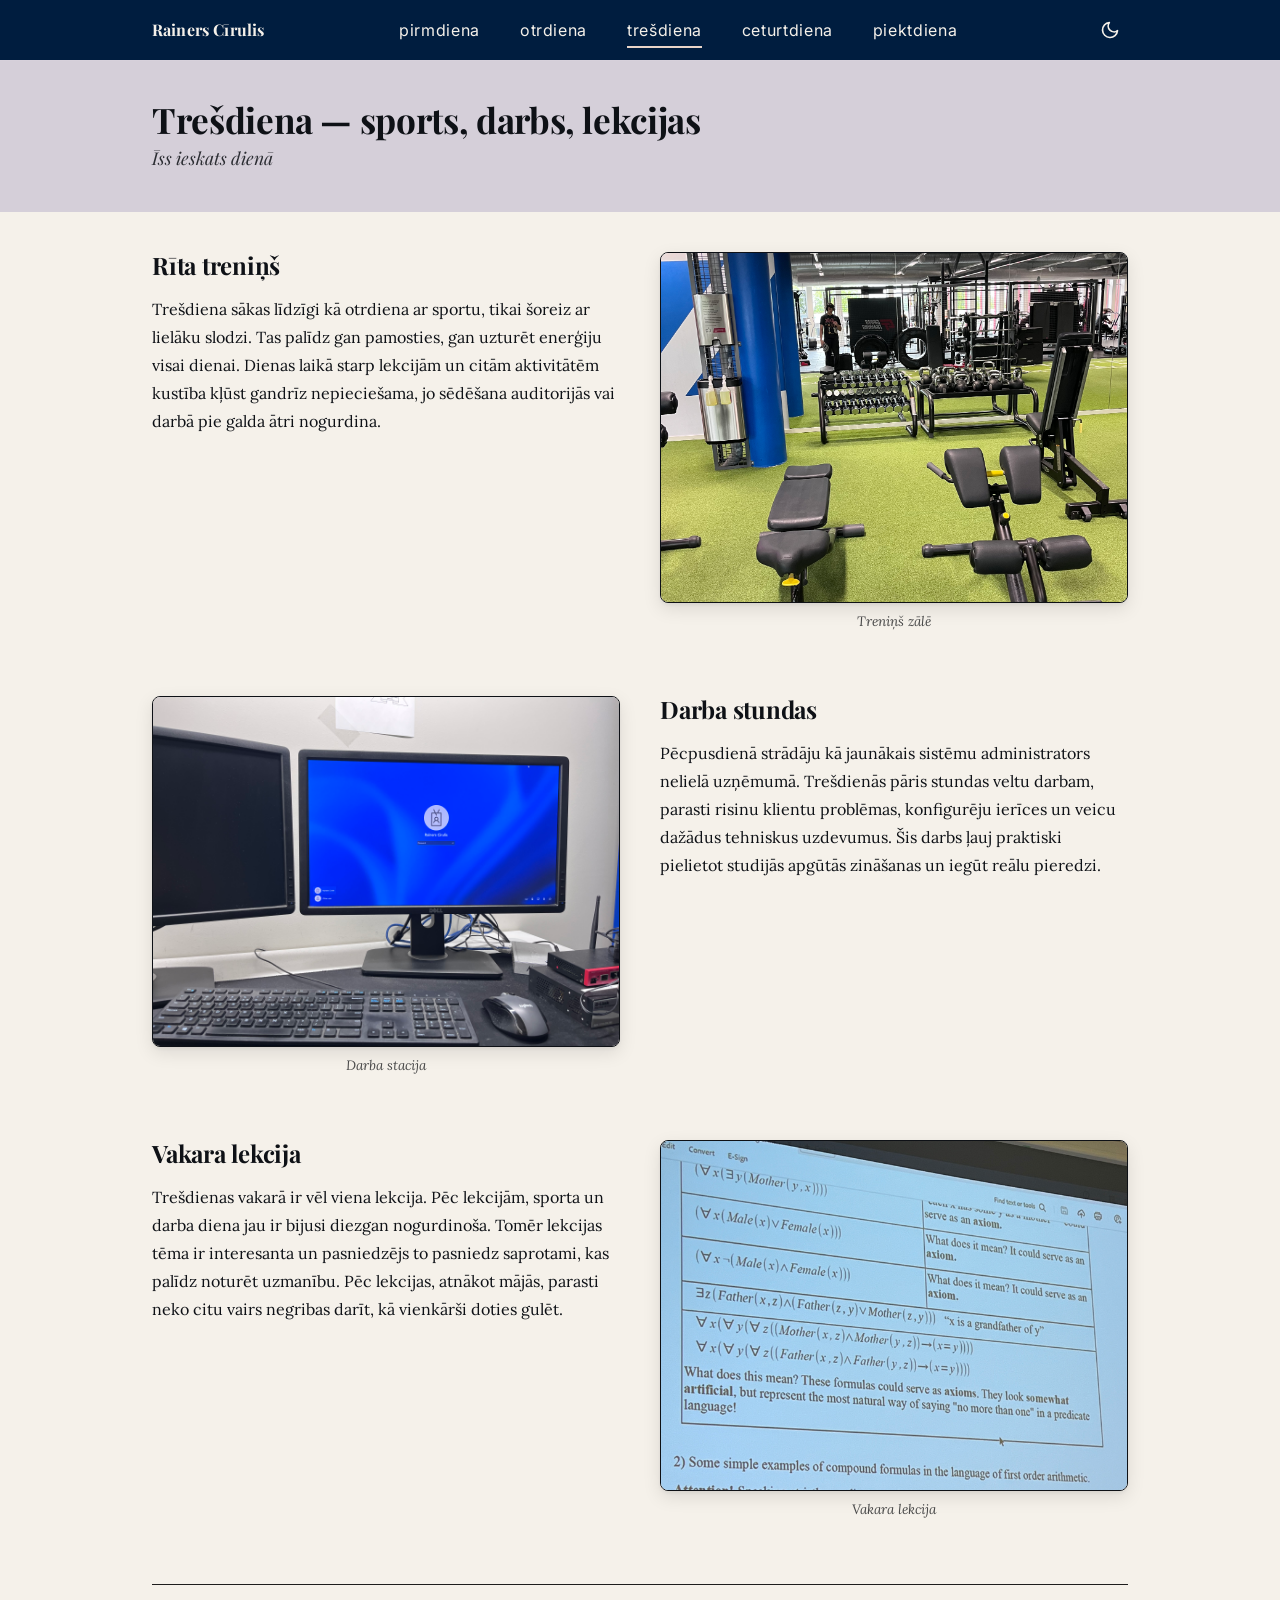
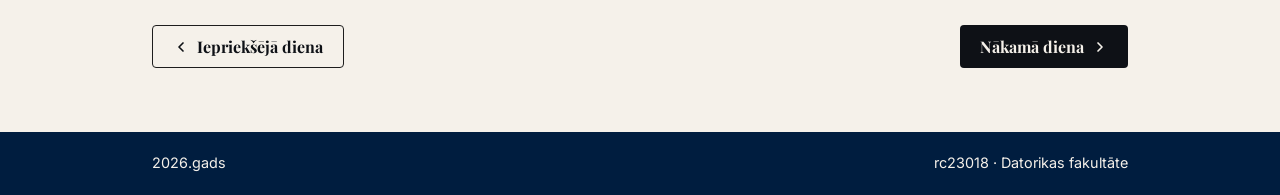
<file: tresdiena.html>
<!DOCTYPE html>
<html lang="lv" data-theme="light">
<head>
  <meta charset="UTF-8" />
  <meta name="viewport" content="width=device-width, initial-scale=1.0" />
  <meta name="description" content="Trešdiena — Īss ieskats dienā" />
  <title>Trešdiena | Viena darba nedēļa</title>

  <link rel="preconnect" href="https://fonts.googleapis.com" />
  <link rel="preconnect" href="https://fonts.gstatic.com" crossorigin />
  <link
  href="https://fonts.googleapis.com/css2?family=Playfair+Display:ital,wght@0,400;0,600;0,700;0,900;1,400&family=Lora:ital,wght@0,300;0,400;0,700;1,300;1,400&family=Inter:wght@400;500;600&subset=latin-ext&display=swap" rel="stylesheet"/>
  <link rel="stylesheet" href="css/styles.css" />
</head>
<body>
  <a class="skip-link" href="#main-content">Pāriet uz saturu</a>

  <header class="site-header">
    <div class="container site-header__inner">
      <div class="site-header__brand">
        <a href="index.html">Rainers Cīrulis</a>
      </div>
      <nav id="site-nav" class="site-nav" aria-label="Dienu navigācija">
        <a href="pirmdiena.html">Pirmdiena</a>
        <a href="otrdiena.html">Otrdiena</a>
        <a href="tresdiena.html" aria-current="page">Trešdiena</a>
        <a href="ceturtdiena.html">Ceturtdiena</a>
        <a href="piektdiena.html">Piektdiena</a>
      </nav>
      <div style="display:flex; gap:.25rem; align-items:center;">
        <button id="theme-toggle" class="theme-toggle" type="button" aria-label="Pārslēgt tumšo/gaišo režīmu" aria-pressed="false">
          <svg class="icon-sun" width="20" height="20" viewBox="0 0 24 24" fill="none" stroke="currentColor" stroke-width="2" stroke-linecap="round" stroke-linejoin="round">
            <circle cx="12" cy="12" r="4"/><path d="M12 2v2M12 20v2M4.93 4.93l1.41 1.41M17.66 17.66l1.41 1.41M2 12h2M20 12h2M4.93 19.07l1.41-1.41M17.66 6.34l1.41-1.41"/>
          </svg>
          <svg class="icon-moon" width="20" height="20" viewBox="0 0 24 24" fill="none" stroke="currentColor" stroke-width="2" stroke-linecap="round" stroke-linejoin="round">
            <path d="M21 12.79A9 9 0 1 1 11.21 3 7 7 0 0 0 21 12.79z"/>
          </svg>
        </button>
        <button id="menu-toggle" class="menu-toggle" type="button" aria-label="Atvērt izvēlni" aria-controls="site-nav" aria-expanded="false">
          <svg width="22" height="22" viewBox="0 0 24 24" fill="none" stroke="currentColor" stroke-width="2" stroke-linecap="round">
            <line x1="4" y1="7" x2="20" y2="7"/><line x1="4" y1="12" x2="20" y2="12"/><line x1="4" y1="17" x2="20" y2="17"/>
          </svg>
        </button>
      </div>
    </div>
  </header>
  <main id="main-content">
    <!-- DAY HERO -->
    <section class="day-hero day-hero--3">
      <div class="container">
        <h1 class="day-hero__title">Trešdiena — sports, darbs, lekcijas</h1>
        <p class="day-hero__subtitle">Īss ieskats dienā</p>
      </div>
    </section>

    <!-- Alternative text + Photos -->
    <div class="container">
      <article class="day-section">
        <div class="day-section__text">
          <h2>Rīta treniņš</h2>
          <p>Trešdiena sākas līdzīgi kā otrdiena ar sportu, tikai šoreiz ar lielāku slodzi. Tas palīdz gan pamosties, gan uzturēt enerģiju visai dienai. Dienas laikā starp lekcijām un citām aktivitātēm kustība kļūst gandrīz nepieciešama, jo sēdēšana auditorijās vai darbā pie galda ātri nogurdina.</p>
        </div>
        <figure>
          <img
            class="day-section__image"
            src="assets\images\IMG_4028.jpg"
            sizes="(max-width: 767px) 100vw, 50vw"
            alt="Treniņš sporta zālē"
            width="1200" height="900"
            loading="lazy"
            decoding="async" />
          <figcaption class="day-section__caption">Treniņš zālē</figcaption>
        </figure>
      </article>

      <article class="day-section day-section--reverse">
        <div class="day-section__text">
          <h2>Darba stundas</h2>
          <p>Pēcpusdienā strādāju kā jaunākais sistēmu administrators nelielā uzņēmumā. Trešdienās pāris stundas veltu darbam, parasti risinu klientu problēmas, konfigurēju ierīces un veicu dažādus tehniskus uzdevumus. Šis darbs ļauj praktiski pielietot studijās apgūtās zināšanas un iegūt reālu pieredzi. </p>
        </div>
        <figure>
          <img
            class="day-section__image"
            src="assets\images\IMG_4102.jpg"
            sizes="(max-width: 767px) 100vw, 50vw"
            alt="Darbs pie darba datora"
            width="1200" height="900"
            loading="lazy"
            decoding="async" />
          <figcaption class="day-section__caption">Darba stacija</figcaption>
        </figure>
      </article>

      <article class="day-section">
        <div class="day-section__text">
          <h2>Vakara lekcija</h2>
          <p>Trešdienas vakarā ir vēl viena lekcija. Pēc lekcijām, sporta un darba diena jau ir bijusi diezgan nogurdinoša. Tomēr lekcijas tēma ir interesanta un pasniedzējs to pasniedz saprotami, kas palīdz noturēt uzmanību. Pēc lekcijas, atnākot mājās, parasti neko citu vairs negribas darīt, kā vienkārši doties gulēt.</p>
        </div>
        <figure>
          <img
            class="day-section__image"
            src="assets\images\IMG_8941.jpg"
            sizes="(max-width: 767px) 100vw, 50vw"
            alt="Vakara lekcija Universitātē"
            width="1200" height="900"
            loading="lazy"
            decoding="async" />
          <figcaption class="day-section__caption">Vakara lekcija</figcaption>
        </figure>
      </article>

      <!-- Prev/Next day navigation -->
      <nav class="day-nav" aria-label="Dienu navigācija">
        <a class="btn btn--secondary day-nav__prev" href="otrdiena.html"><svg width="16" height="16" viewBox="0 0 24 24" fill="none" stroke="currentColor" stroke-width="2.5" stroke-linecap="round" stroke-linejoin="round"><polyline points="15 18 9 12 15 6"/></svg> Iepriekšējā diena</a>
        <a class="btn btn--primary day-nav__next" href="ceturtdiena.html">Nākamā diena <svg width="16" height="16" viewBox="0 0 24 24" fill="none" stroke="currentColor" stroke-width="2.5" stroke-linecap="round" stroke-linejoin="round"><polyline points="9 18 15 12 9 6"/></svg></a>
      </nav>
    </div>
  </main>

  <footer class="site-footer">
    <div class="container site-footer__inner">
      <span>2026.gads</span>
      <span>rc23018 · Datorikas fakultāte</span>
    </div>
  </footer>

  <script src="js/main.js" defer></script>
</body>
</html>
</file>
<file: css/styles.css>
/* DIZAINS*/

:root {
  /*  structural colors  */
  --navy:            #001D3F;
  --navy-hover:      #002a5a;
  --navy-text:       #F5F1EA;       /* cream text on navy */

  /* Day-accent colors  */
  --day-1-bg:        #E8D5C9;        /* Pirmdiena — peach */
  --day-2-bg:        #CFD9D5;        /* Otrdiena — sage */
  --day-3-bg:        #D5CFD9;        /* Trešdiena — lavender */
  --day-4-bg:        #A48E80;        /* Ceturtdiena — tan */
  --day-5-bg:        #B7D3E5;        /* Piektdiena — sky */

  --font-display: "Playfair Display", Georgia, serif;
  --font-body:    "Lora", Georgia, serif;
  --font-nav:     "Inter", system-ui, sans-serif;

  /* Sizing */
  --container:    1024px;
  --gap-xs: 0.5rem;
  --gap-sm: 1rem;
  --gap-md: 1.5rem;
  --gap-lg: 2.5rem;
  --gap-xl: 4rem;

  /* Light theme */
  --bg:           #F5F1EA;          
  --bg-alt:       #ffffff;
  --text:         #0E1116;
  --text-muted:   #4a4a4a;
  --border:       #1d1d1d;
  --button-bg:    #0E1116;
  --button-text:  #F5F1EA;
  --card-text:    #0E1116;
  --card-footer:  #0E1116;          
  --card-footer-text: #F5F1EA;


  --radius-sm:    4px;
  --radius-md:    8px;
  --shadow-sm:    0 2px 8px rgba(0, 0, 0, 0.08);
  --shadow-md:    0 6px 20px rgba(0, 0, 0, 0.12);
  --transition:   200ms ease;
}

/* Dark theme */
[data-theme="dark"] {
  --bg:           #1B1B1B;
  --bg-alt:       #232323;
  --text:         #F5F1EA;
  --text-muted:   #c8c8c8;
  --border:       #F5F1EA;
  --button-bg:    #F5F1EA;
  --button-text:  #0E1116;
  --card-text:    #0E1116;         
  --card-footer:  #F5F1EA;
  --card-footer-text: #0E1116;
}

/* Smooth theme transition */
html { transition: background-color var(--transition), color var(--transition); }
body { transition: background-color var(--transition), color var(--transition); }


*, *::before, *::after { box-sizing: border-box; }

html { -webkit-text-size-adjust: 100%; scroll-behavior: smooth; }

body {
  margin: 0;
  font-family: var(--font-body);
  font-size: 16px;
  line-height: 1.55;
  color: var(--text);
  background-color: var(--bg);
  -webkit-font-smoothing: antialiased;
  -moz-osx-font-smoothing: grayscale;
  min-height: 100vh;
  display: flex;
  flex-direction: column;
}

main { flex: 1 0 auto; }

img, svg { display: block; max-width: 100%; }

a { color: inherit; text-decoration: none; }
a:hover { text-decoration: underline; }

button {
  font-family: inherit;
  cursor: pointer;
  border: none;
  background: none;
  color: inherit;
}

h1, h2, h3, h4 {
  font-family: var(--font-display);
  font-weight: 700;
  line-height: 1.15;
  margin: 0 0 var(--gap-sm);
  letter-spacing: -0.01em;
}

p { margin: 0 0 var(--gap-sm); }


:focus-visible {
  outline: 2px solid var(--navy);
  outline-offset: 3px;
}
[data-theme="dark"] :focus-visible { outline-color: var(--day-1-bg); }


.skip-link {
  position: absolute;
  left: -9999px;
  top: 0;
  padding: 0.5rem 1rem;
  background: var(--navy);
  color: var(--navy-text);
  z-index: 100;
}
.skip-link:focus { left: 0; }


.sr-only {
  position: absolute;
  width: 1px; height: 1px;
  padding: 0; margin: -1px;
  overflow: hidden;
  clip: rect(0 0 0 0);
  white-space: nowrap;
  border: 0;
}

/* LAYOUT */
.container {
  width: 100%;
  max-width: var(--container);
  margin: 0 auto;
  padding-left: var(--gap-md);
  padding-right: var(--gap-md);
}

/*  SITE HEADER */
.site-header {
  background-color: var(--navy);
  color: var(--navy-text);
  padding: 0.75rem 0;
  position: sticky;
  top: 0;
  z-index: 50;
  box-shadow: 0 1px 0 rgba(255, 255, 255, 0.06);
}

.site-header__inner {
  display: flex;
  align-items: center;
  justify-content: space-between;
  gap: var(--gap-md);
}

.site-header__brand {
  font-family: var(--font-display);
  font-weight: 700;
  font-size: 1rem;
  letter-spacing: 0.01em;
}

.site-header__brand a { color: var(--navy-text); }
.site-header__brand a:hover { text-decoration: none; opacity: 0.85; }

/* Desktop nav */
.site-nav {
  display: flex;
  gap: var(--gap-lg);
  font-family: var(--font-nav);
  font-size: 1rem;
  text-transform: lowercase;
  letter-spacing: 0.04em;
}

.site-nav a {
  color: var(--navy-text);
  padding: 0.25rem 0;
  position: relative;
  transition: opacity var(--transition);
}
.site-nav a:hover { text-decoration: none; opacity: 0.7; }
.site-nav a[aria-current="page"]::after {
  content: "";
  position: absolute;
  left: 0; right: 0; bottom: -2px;
  height: 2px;
  background-color: var(--day-1-bg);
}

/* Theme button */
.theme-toggle {
  display: inline-flex;
  align-items: center;
  justify-content: center;
  width: 36px; height: 36px;
  border-radius: 50%;
  color: var(--navy-text);
  transition: background-color var(--transition);
}
.theme-toggle:hover { background-color: rgba(255, 255, 255, 0.1); }
.theme-toggle .icon-sun  { display: none; }
.theme-toggle .icon-moon { display: block; }
[data-theme="dark"] .theme-toggle .icon-sun  { display: block; }
[data-theme="dark"] .theme-toggle .icon-moon { display: none; }

/* Mobile menu */
.menu-toggle {
  display: none;
  width: 36px; height: 36px;
  align-items: center;
  justify-content: center;
  color: var(--navy-text);
  border-radius: var(--radius-sm);
  transition: background-color var(--transition);
}
.menu-toggle:hover { background-color: rgba(255, 255, 255, 0.1); }

/* SITE FOOTER  */
.site-footer {
  background-color: var(--navy);
  color: var(--navy-text);
  padding: 1.25rem 0;
  font-family: var(--font-nav);
  font-size: 0.9rem;
  margin-top: var(--gap-xl);
  flex-shrink: 0;
}

.site-footer__inner {
  display: flex;
  align-items: center;
  justify-content: space-between;
  gap: var(--gap-md);
  flex-wrap: wrap;
}

/*  HOME PAGE — Hero */
.hero {
  padding-top: var(--gap-xl);
  padding-bottom: var(--gap-lg);
}

.hero__grid {
  display: grid;
  grid-template-columns: 1fr 1fr;
  gap: var(--gap-lg);
  align-items: center;
}

.hero__title {
  font-size: clamp(1.8rem, 3.5vw, 2.6rem);
  font-weight: 700;
  margin-bottom: var(--gap-md);
}

.hero__desc {
  font-family: var(--font-body);
  font-size: 1.05rem;
  color: var(--text-muted);
  margin-bottom: var(--gap-lg);
  max-width: 46ch;
}

.hero__actions {
  display: flex;
  gap: var(--gap-sm);
  flex-wrap: wrap;
}

/* HERO IMAGE  */
.hero__image {
  aspect-ratio: 4 / 3;
  width: 100%;
  height: auto;
  display: block;


  object-fit: cover;
  object-position: center;

  border: 1.5px solid var(--text);
  border-radius: var(--radius-md);
  box-shadow: 12px 12px 0 var(--day-1-bg),      
              0 4px 16px rgba(0, 0, 0, 0.08);   


  background-color: #D9D9D9;

  /* Smooth hover lift */
  transition: transform 350ms cubic-bezier(0.4, 0, 0.2, 1),
              box-shadow 350ms cubic-bezier(0.4, 0, 0.2, 1);
  will-change: transform;
}

.hero__image:hover {
  transform: translate(-3px, -3px);
  box-shadow: 15px 15px 0 var(--day-1-bg),
              0 8px 24px rgba(0, 0, 0, 0.12);
}


[data-theme="dark"] .hero__image {
  border-color: var(--text);
  box-shadow: 12px 12px 0 var(--day-1-bg),
              0 4px 16px rgba(0, 0, 0, 0.3);
}
[data-theme="dark"] .hero__image:hover {
  box-shadow: 15px 15px 0 var(--day-1-bg),
              0 8px 24px rgba(0, 0, 0, 0.4);
}

/* BUTTONS */
.btn {
  display: inline-flex;
  align-items: center;
  justify-content: center;
  gap: 0.5rem;
  font-family: var(--font-display);
  font-weight: 700;
  font-size: 1rem;
  padding: 0.7rem 1.25rem;
  border-radius: var(--radius-sm);
  transition: transform var(--transition), background-color var(--transition),
              color var(--transition), box-shadow var(--transition);
  text-align: center;
  line-height: 1.2;
}

.btn--primary {
  background-color: var(--button-bg);
  color: var(--button-text);
}
.btn--primary:hover {
  text-decoration: none;
  transform: translateY(-1px);
  box-shadow: var(--shadow-sm);
}

.btn--secondary {
  background-color: transparent;
  color: var(--text);
  border: 1.5px solid var(--border);
}
.btn--secondary:hover {
  text-decoration: none;
  background-color: var(--button-bg);
  color: var(--button-text);
}

/* HOME PAGE — "Izvēlies dienu!"  */
.day-picker {
  padding: var(--gap-xl) 0 var(--gap-lg);
  text-align: center;
}

.day-picker__title {
  font-size: clamp(1.5rem, 2.5vw, 2rem);
  font-weight: 900;
  margin-bottom: 0.5rem;
}

.day-picker__hint {
  font-family: var(--font-body);
  color: var(--text-muted);
  font-size: 0.95rem;
  margin-bottom: var(--gap-lg);
}

/* Carousel wrapper - Desktop versijai */
.day-carousel {
  display: grid;
  grid-template-columns: auto 1fr auto;
  align-items: center;
  gap: var(--gap-sm);
}

.carousel-arrow {
  width: 40px; height: 40px;
  border-radius: 50%;
  background-color: var(--button-bg);
  color: var(--button-text);
  display: inline-flex;
  align-items: center;
  justify-content: center;
  transition: transform var(--transition), background-color var(--transition);
  flex-shrink: 0;
}
.carousel-arrow:hover { transform: scale(1.08); }
.carousel-arrow:disabled {
  opacity: 0.3;
  cursor: not-allowed;
}
.carousel-arrow:disabled:hover { transform: none; }


.day-carousel__viewport {
  overflow: hidden;
}

.day-carousel__track {
  display: grid;
  grid-auto-flow: column;
  grid-auto-columns: calc((100% - 2 * var(--gap-md)) / 3); 
  gap: var(--gap-md);
  transition: transform 400ms cubic-bezier(0.4, 0, 0.2, 1);
}

/*  DAY CARD */
.day-card {
  display: flex;
  flex-direction: column;
  min-height: 240px;
  border-radius: var(--radius-md);
  overflow: hidden;
  text-align: left;
  transition: transform var(--transition), box-shadow var(--transition);
  text-decoration: none;
  color: var(--card-text);
}
.day-card:hover {
  transform: translateY(-4px);
  box-shadow: var(--shadow-md);
  text-decoration: none;
}

.day-card__face {
  flex: 1;
  padding: var(--gap-md);
  display: flex;
  align-items: flex-end;
}
.day-card__face .day-card__name {
  font-family: var(--font-display);
  font-weight: 900;
  font-size: 1.5rem;
  letter-spacing: -0.01em;
}

.day-card__footer {
  background-color: var(--card-footer);
  color: var(--card-footer-text);
  padding: 0.85rem var(--gap-md);
  font-family: var(--font-body);
  font-size: 0.9rem;
}
.day-card__footer .day-card__summary { display: block; }
.day-card__footer .day-card__insight {
  font-family: var(--font-display);
  font-weight: 600;
  font-size: 0.95rem;
  display: block;
  margin-bottom: 2px;
}

/* Day-specific colors */
.day-card--1 .day-card__face { background-color: var(--day-1-bg); }
.day-card--2 .day-card__face { background-color: var(--day-2-bg); }
.day-card--3 .day-card__face { background-color: var(--day-3-bg); }
.day-card--4 .day-card__face { background-color: var(--day-4-bg); }
.day-card--5 .day-card__face { background-color: var(--day-5-bg); }


.day-card--4 .day-card__face .day-card__name { color: #F5F1EA; }

/*  HOME PAGE — "Par darbu" */
.about {
  padding: var(--gap-xl) 0;
}

.about__title {
  font-size: clamp(1.4rem, 2vw, 1.75rem);
  font-weight: 900;
  margin-bottom: var(--gap-md);
}

.about__grid {
  display: grid;
  grid-template-columns: 1fr 1fr;
  gap: var(--gap-lg);
}

.about__grid p {
  font-family: var(--font-body);
  font-weight: 300;
  font-size: 1rem;
  line-height: 1.7;
  color: var(--text);
}

/* DAY DETAIL PAGE */
.day-hero {
  padding: var(--gap-lg) 0 var(--gap-md);
  margin-bottom: var(--gap-lg);
}


.day-hero--1, .day-hero--2, .day-hero--3, .day-hero--5 {
  color: #0E1116;     
}
.day-hero--1 { background-color: var(--day-1-bg); }
.day-hero--2 { background-color: var(--day-2-bg); }
.day-hero--3 { background-color: var(--day-3-bg); }
.day-hero--4 { background-color: var(--day-4-bg); color: #F5F1EA; }  
.day-hero--5 { background-color: var(--day-5-bg); }

.day-hero__title {
  font-size: clamp(1.6rem, 2.8vw, 2.2rem);
  font-weight: 700;
  margin-bottom: 0.25rem;
}

.day-hero__subtitle {
  font-family: var(--font-display);
  font-weight: 300;
  font-style: italic;
  font-size: 1.1rem;
  opacity: 0.85;
}


.day-section {
  display: grid;
  grid-template-columns: 1fr 1fr;
  gap: var(--gap-lg);
  align-items: start;
  margin-bottom: var(--gap-xl);
}

.day-section__text {
  font-family: var(--font-body);
  font-size: 1rem;
  line-height: 1.75;
}

/* Day-section image — refined editorial treatment */
.day-section__image {

  aspect-ratio: 4 / 3;
  width: 100%;
  height: auto;
  display: block;


  object-fit: cover;
  object-position: center;


  border: 1px solid var(--text);
  border-radius: var(--radius-md);
  box-shadow: 0 6px 18px rgba(0, 0, 0, 0.10),
              0 2px 4px rgba(0, 0, 0, 0.06);


  background-color: #D9D9D9;

  /* Smooth hover lift */
  transition: transform 300ms cubic-bezier(0.4, 0, 0.2, 1),
              box-shadow 300ms cubic-bezier(0.4, 0, 0.2, 1);
  will-change: transform;
}

.day-section__image:hover {
  transform: translateY(-3px);
  box-shadow: 0 10px 28px rgba(0, 0, 0, 0.15),
              0 4px 8px rgba(0, 0, 0, 0.08);
}

[data-theme="dark"] .day-section__image {
  box-shadow: 0 6px 18px rgba(0, 0, 0, 0.4),
              0 2px 4px rgba(0, 0, 0, 0.2);
}
[data-theme="dark"] .day-section__image:hover {
  box-shadow: 0 10px 28px rgba(0, 0, 0, 0.5),
              0 4px 8px rgba(0, 0, 0, 0.3);
}


.day-section figure {
  margin: 0;
  width: 100%;
}

.day-section__caption {
  font-family: var(--font-body);
  font-style: italic;
  font-size: 0.85rem;
  color: var(--text-muted);
  text-align: center;
  margin-top: 0.5rem;
}


.day-section--reverse { direction: rtl; }
.day-section--reverse > * { direction: ltr; }


.day-nav {
  display: flex;
  justify-content: space-between;
  gap: var(--gap-md);
  padding-top: var(--gap-lg);
  border-top: 1px solid var(--border);
}

.day-nav .btn { flex: 0 1 auto; }
.day-nav__prev, .day-nav__next {
  display: inline-flex;
  align-items: center;
  gap: 0.5rem;
}

/* 12. MOBILE STYLES   (<768px) */
@media (max-width: 767px) {

  .container { padding-left: var(--gap-sm); padding-right: var(--gap-sm); }

  /* HEADER  */
  .menu-toggle { display: inline-flex; }
  .site-nav { display: none; }

  /* Mobile menu*/
  .site-nav.is-open {
    display: flex;
    flex-direction: column;
    gap: 0;
    position: absolute;
    top: 100%;
    right: 0;
    background-color: var(--navy);
    width: min(280px, 80vw);
    padding: var(--gap-sm);
    box-shadow: var(--shadow-md);
    border-top: 1px solid rgba(255, 255, 255, 0.08);
  }
  .site-nav.is-open a {
    padding: 0.75rem 0.5rem;
    border-bottom: 1px solid rgba(255, 255, 255, 0.08);
  }
  .site-nav.is-open a:last-child { border-bottom: none; }

  .site-header { position: relative; }  

  /* HERO — stack vertically */
  .hero { padding-top: var(--gap-lg); }
  .hero__grid {
    grid-template-columns: 1fr;
    gap: var(--gap-md);
  }
 
  .hero__image {
    aspect-ratio: 16 / 10;
    box-shadow: 6px 6px 0 var(--day-1-bg),
                0 4px 12px rgba(0, 0, 0, 0.08);
  }
  .hero__image:hover {
    transform: translate(-2px, -2px);
    box-shadow: 8px 8px 0 var(--day-1-bg),
                0 6px 16px rgba(0, 0, 0, 0.12);
  }
  [data-theme="dark"] .hero__image {
    box-shadow: 6px 6px 0 var(--day-1-bg),
                0 4px 12px rgba(0, 0, 0, 0.3);
  }

  /* DAY PICKER — switch from carousel to vertical stack */
  .day-carousel { grid-template-columns: 1fr; }
  .carousel-arrow { display: none; }   

  .day-carousel__viewport { overflow: visible; }

  .day-carousel__track {
    grid-auto-flow: row;
    grid-auto-columns: auto;
    grid-template-columns: 1fr;
    gap: var(--gap-sm);
    transform: none !important;    
  }

  /* Mobile day card */
  .day-card {
    flex-direction: row;
    min-height: 0;
    align-items: stretch;
    border: 1px solid var(--border);
    background-color: var(--button-bg);
    color: var(--button-text);
  }
  .day-card__face {
    flex: 0 0 56px;
    padding: 0;
    min-height: 56px;
  }
  .day-card__face .day-card__name { display: none; }  
  .day-card__footer {
    flex: 1;
    background-color: var(--button-bg);
    color: var(--button-text);
    padding: 0.75rem 1rem;
    display: flex;
    flex-direction: column;
    justify-content: center;
  }
  .day-card__footer .day-card__name-mobile {
    font-family: var(--font-display);
    font-weight: 900;
    font-size: 1rem;
    display: block;
  }
  .day-card__footer .day-card__summary {
    font-size: 0.8rem;
    opacity: 0.8;
  }
  .day-card__arrow {
    align-self: center;
    margin-right: 0.75rem;
    flex-shrink: 0;
  }

  /* ABOUT  */
  .about__grid { grid-template-columns: 1fr; gap: var(--gap-md); }

  /* DAY DETAIL PAGE  */
  .day-section {
    grid-template-columns: 1fr;
    gap: var(--gap-md);
    margin-bottom: var(--gap-lg);
  }
  .day-section--reverse { direction: ltr; }
  .day-section__image { aspect-ratio: 16 / 10; }

  /* Day nav buttons */
  .day-nav .btn { font-size: 0.9rem; padding: 0.6rem 0.9rem; }

  /* Buttons full-width-ish */
  .hero__actions { flex-direction: column; align-items: stretch; }
  .hero__actions .btn { width: 100%; }
}

/* 13. SMALL POLISH  */
@media (prefers-reduced-motion: reduce) {
  * {
    animation-duration: 0.001ms !important;
    animation-iteration-count: 1 !important;
    transition-duration: 0.001ms !important;
    scroll-behavior: auto !important;
  }
}

/* Mobile-only / desktop-only display helpers */
.mobile-only { display: none; }
@media (max-width: 767px) {
  .mobile-only { display: initial; }
  .desktop-only { display: none !important; }
}
</file>
